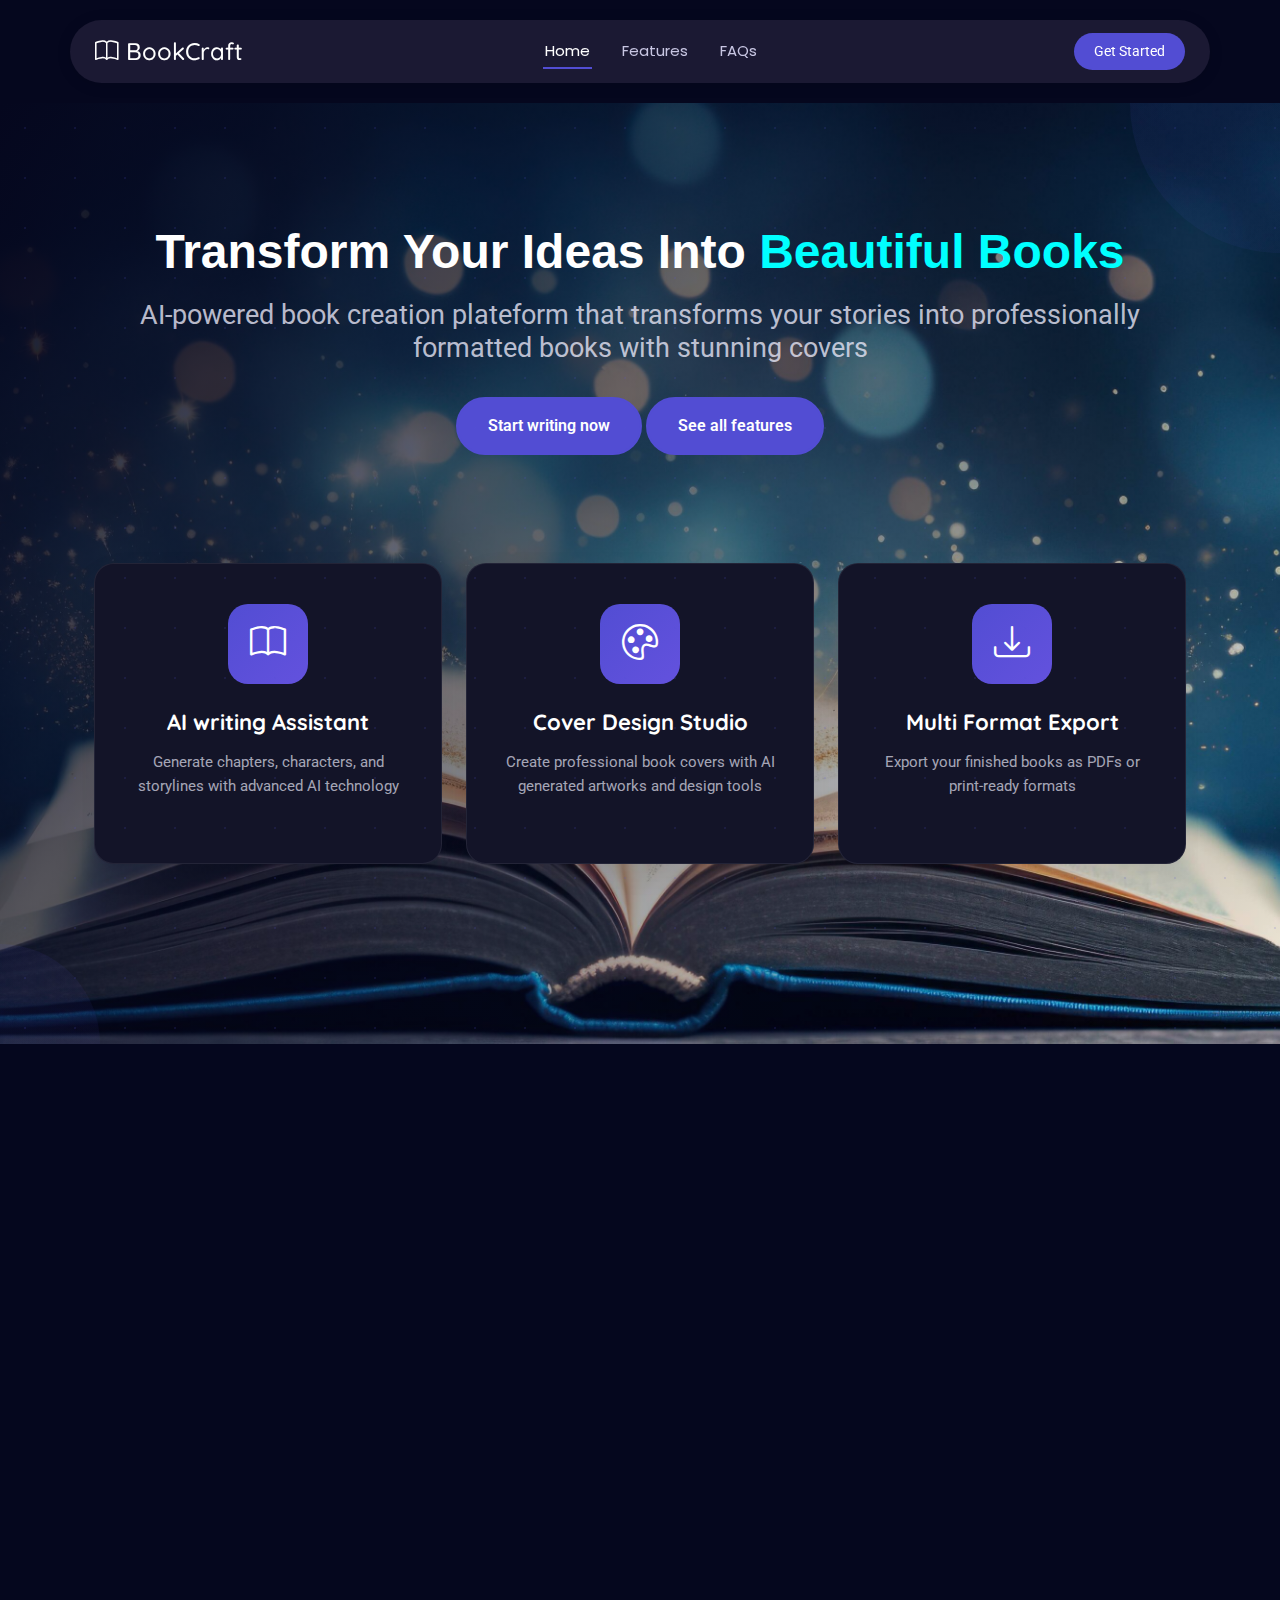
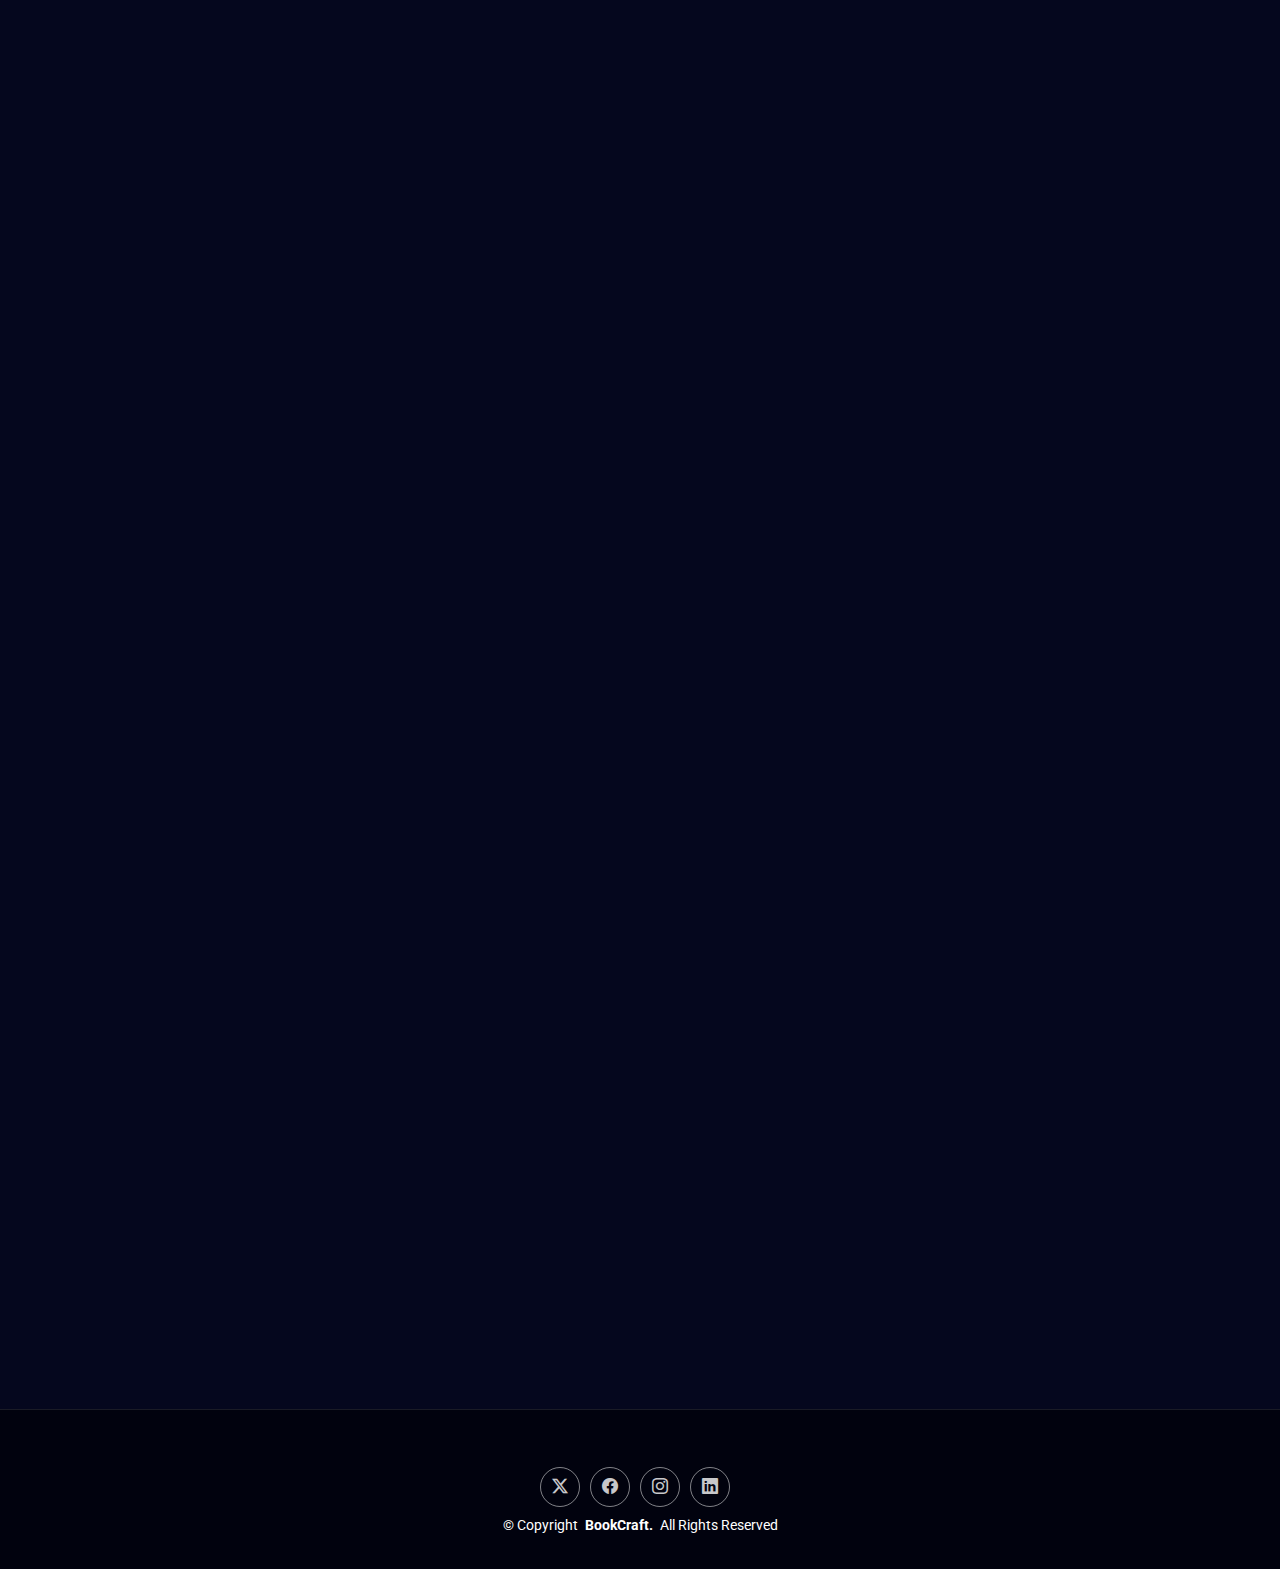
<file: index.html>
<!DOCTYPE html>
<html lang="en">

<head>
  <meta charset="utf-8">
  <meta content="width=device-width, initial-scale=1.0" name="viewport">
  <title>Index - BookCraft</title>
  <meta name="description" content="">
  <meta name="keywords" content="">

  <!-- Favicons -->
  <!-- <link href="assets/img/favicon.png" rel="icon">
  <link href="assets/img/apple-touch-icon.png" rel="apple-touch-icon"> -->

  <!-- Fonts -->
  <link href="https://fonts.googleapis.com" rel="preconnect">
  <link href="https://fonts.gstatic.com" rel="preconnect" crossorigin>
  <link href="https://fonts.googleapis.com/css2?family=Roboto:ital,wght@0,100;0,300;0,400;0,500;0,700;0,900;1,100;1,300;1,400;1,500;1,700;1,900&family=Poppins:ital,wght@0,100;0,200;0,300;0,400;0,500;0,600;0,700;0,800;0,900;1,100;1,200;1,300;1,400;1,500;1,600;1,700;1,800;1,900&family=Quicksand:wght@300;400;500;600;700&display=swap" rel="stylesheet">

  <!-- Vendor CSS Files -->
  <link href="assets/vendor/bootstrap/css/bootstrap.min.css" rel="stylesheet">
  <link href="assets/vendor/bootstrap-icons/bootstrap-icons.css" rel="stylesheet">
  <link href="assets/vendor/aos/aos.css" rel="stylesheet">
  <link href="assets/vendor/swiper/swiper-bundle.min.css" rel="stylesheet">
  <link href="assets/vendor/glightbox/css/glightbox.min.css" rel="stylesheet">

  <!-- Main CSS File -->
  <link href="assets/css/main.css" rel="stylesheet">

</head>

<body class="index-page">

  <header id="header" class="header d-flex align-items-center sticky-top">
    <div class="header-container container-fluid container-xl position-relative d-flex align-items-center justify-content-between">

      <a href="index.html" class="logo d-flex align-items-center me-auto me-xl-0">
        <!-- Uncomment the line below if you also wish to use an image logo -->
        <!-- <img src="assets/img/logo.webp" alt=""> -->
        <h1 class="sitename"><i class="bi bi-book"></i> BookCraft</h1>
      </a>

      <nav id="navmenu" class="navmenu">
        <ul>
          <li><a href="#hero" class="active">Home</a></li>
          <li><a href="#features">Features</a></li>
          <li><a href="#FAQs">FAQs</a></li>
        </ul>
        <i class="mobile-nav-toggle d-xl-none bi bi-list"></i>
      </nav>
      <a class="btn-getstarted" href="Signup.html">Get Started</a>
    </div>
  </header>

  <main class="main">

    <!-- Hero Section -->
    <section id="hero" class="hero section">

      <div class="container">
        <div class="row align-items-center">
          <div class="col-lg-12 text-center" data-aos="fade-right" data-aos-delay="100">
            <div class="hero-content">
              <h1>Transform Your Ideas Into <b style="color: aqua;">Beautiful Books</b></h1>
              <p>AI-powered book creation plateform that transforms your 
                stories into professionally formatted books with stunning covers</p>
              <div class="hero-buttons d-block mx-auto">
                <a href="Signup.html" class="btn btn-primary">Start writing now</a>
                <a href="#features" class="btn btn-primary">See all features </a>
              </div>
            </div>
          </div>
         
        </div>
        <!-- Services Section -->
    <section class="services section">
      <div class="container" data-aos="fade-up" data-aos-delay="100">
        <div class="row gy-4">

          <div class="col-lg-4 col-md-6" data-aos="fade-up" data-aos-delay="500">
            <div class="service-card">
              <div class="service-icon">
                <i class="bi bi-book"></i>
              </div>
              <h4>AI writing Assistant</h4>
              <p> Generate chapters, characters, and storylines with advanced AI technology</p>
            </div>
          </div>
          <div class="col-lg-4 col-md-6" data-aos="fade-up" data-aos-delay="500">
            <div class="service-card">
              <div class="service-icon">
                <i class="bi bi-palette"></i>
              </div>
              <h4>Cover Design Studio</h4>
              <p>Create professional book covers with AI generated artworks and design tools </p>
            </div>
          </div>
          <div class="col-lg-4 col-md-6" data-aos="fade-up" data-aos-delay="500">
            <div class="service-card">
              <div class="service-icon">
                <i class="bi bi-download"></i>
              </div>
              <h4>Multi Format Export</h4>
              <p>Export your finished books as PDFs or print-ready formats</p>
            </div>
          </div>


        </div>

      </div>

    </section><!-- /Services Section -->
      </div>

      
      <div class="hero-bg-elements">
        <div class="bg-shape shape-1"></div>
        <div class="bg-shape shape-2"></div>
        <div class="bg-particles"></div>
      </div>

    </section><!-- /Hero Section -->


    <!-- Services Section -->
    <section id="features" class="services section">

      <!-- Section Title -->
      <div class="container section-title" data-aos="fade-up">
        <h2>Powerful Features</h2>
        <p>Everything you need to write, design, and publish professional books with the power of AI</p>
      </div><!-- End Section Title -->

      <div class="container" data-aos="fade-up" data-aos-delay="100">

        <div class="row gy-4">
          <div class="col-lg-4 col-md-6" data-aos="fade-up" data-aos-delay="200">
            <div class="service-card">
              <div class="service-icon">
                <i class="bi bi-palette"></i>
              </div>
              <h4><a href="service-details.html">AI story generation </a></h4>
              <p>Advanced AI creates compelling narratives, develops complex characters and
                 maintains consistent story lines throughout your book.
                </p>
            </div>
          </div>

          <div class="col-lg-4 col-md-6" data-aos="fade-up" data-aos-delay="300">
            <div class="service-card">
              <div class="service-icon">
                <i class="bi bi-layout-text-window-reverse"></i>
              </div>
              <h4>Professional Templates</h4>
              <p> Choose from dozens of professionally designed book templates for different genres and writing styles.</p>
            </div>
          </div>

          <div class="col-lg-4 col-md-6" data-aos="fade-up" data-aos-delay="400">
            <div class="service-card">
              <div class="service-icon">
                <i class="bi bi-pencil-square"></i>
              </div>
              <h4>Smart Editing Tools</h4>
              <p> Grammar checking, style suggestions and pilot consistency analysis powered by advanced language models.</p>
              
            </div>
          </div>

          <div class="col-lg-4 col-md-6" data-aos="fade-up" data-aos-delay="500">
            <div class="service-card">
              <div class="service-icon">
                <i class="bi bi-phone"></i>
              </div>
              <h4>Custom Cover Design</h4>
              <p>Create stunning book covers AI generated artworks. custom fonts and professional design elements.</p>
              
            </div>
          </div>

          <div class="col-lg-4 col-md-6" data-aos="fade-up" data-aos-delay="200">
            <div class="service-card">
              <div class="service-icon">
                <i class="bi bi-book"></i>
              </div>
              <h4>Genre Intelligence </h4>
              <p>AI understands genre conventions and helps you write authenic stories that resonates with your target audience. </p>
              
            </div>
          </div>

          <div class="col-lg-4 col-md-6" data-aos="fade-up" data-aos-delay="300">
            <div class="service-card">
              <div class="service-icon">
                <i class="bi bi-download"></i>
              </div>
              <h4>Multi-Format Download</h4>
              <p>Export your finished books as PDF, or print-ready, formats with one click.</p>
              
            </div>
          </div>
        </div>
      </div>

    </section><!-- /Services Section -->

    <!-- Why Us Section -->
    <section id="FAQs" class="why-us section">
      <div class="container" data-aos="fade-up" data-aos-delay="100">
        <div class="row mt-5">
          <div class="col-lg-6" data-aos="fade-right" data-aos-delay="200">
            <div class="feature-showcase">
              <img src="assets/img/illustration/illustration-14.webp" alt="Creative Process" class="img-fluid">
            </div>
          </div>

          <div class="col-lg-6" data-aos="fade-left" data-aos-delay="300">
            <div class="feature-content">
             
              <div class="feature-list">
                <div class="feature-item">
                  <div class="feature-icon">
                    <i class="bi bi-check-circle-fill"></i>
                  </div>
                  <div class="feature-text">
                    <h5>Easy to Use</h5>
                    <p> Create an account so you can start writing books today</p>
                  </div>
                </div>

                <div class="feature-item">
                  <div class="feature-icon">
                    <i class="bi bi-check-circle-fill"></i>
                  </div>
                  <div class="feature-text">
                    <h5>Fast and Reliable</h5>
                    <p> No dull moments as our AI understands and gives you your desired book with an outstanding cover.</p>
                  </div>
                </div>
              </div>

              <div class="cta-wrapper">
                <a href="Signup.html" class="btn btn-primary">Start Writing </a>
              </div>
            </div>
          </div>
        </div>

      </div>

    </section><!-- /Why Us Section -->

        <!-- Ready Section -->
    <section class="services section">
      <div class="container" data-aos="fade-up" data-aos-delay="100">
        <div class="row mt-5">
          <div class="col-12 text-center" data-aos="fade-up" data-aos-delay="400">
            <div class="services-cta">
              <h3>Ready to Start Writing?</h3>
              <p>Join thousands of authors who have transformed their ideas into published books with our AI assistance. </p>
              <a href="Signup.html" class="btn btn-primary">Create Your First Book </a>
            </div>
          </div>
        </div>

      </div>

    </section><!-- /Ready Section -->
  </main>

   <footer id="footer" class="footer position-relative dark-background">

    <div class="container copyright text-center mt-4">

          <div class="social-links d-flex mt-2 mb-2 justify-content-center">
            <a href=""><i class="bi bi-twitter-x"></i></a>
            <a href=""><i class="bi bi-facebook"></i></a>
            <a href=""><i class="bi bi-instagram"></i></a>
            <a href=""><i class="bi bi-linkedin"></i></a>
          </div>
          
      <p>© <span>Copyright</span> <strong class="px-1 sitename">BookCraft.</strong> <span>All Rights Reserved</span></p>
      <div class="credits">
        <!-- Powered by <a href="https://tinaugwuportfolio.netlify.app/">Teena</a> -->
      </div>
    </div>

  </footer>

  <!-- Scroll Top -->
  <a href="#" id="scroll-top" class="scroll-top d-flex align-items-center justify-content-center"><i class="bi bi-arrow-up-short"></i></a>

  <!-- Preloader -->
  <div id="preloader"></div>

  <!-- Vendor JS Files -->
  <script src="assets/vendor/bootstrap/js/bootstrap.bundle.min.js"></script>
  <script src="assets/vendor/php-email-form/validate.js"></script>
  <script src="assets/vendor/aos/aos.js"></script>
  <script src="assets/vendor/purecounter/purecounter_vanilla.js"></script>
  <script src="assets/vendor/imagesloaded/imagesloaded.pkgd.min.js"></script>
  <script src="assets/vendor/isotope-layout/isotope.pkgd.min.js"></script>
  <script src="assets/vendor/swiper/swiper-bundle.min.js"></script>
  <script src="assets/vendor/glightbox/js/glightbox.min.js"></script>

  <!-- Main JS File -->
  <script src="assets/js/main.js"></script>

</body>

</html>
</file>
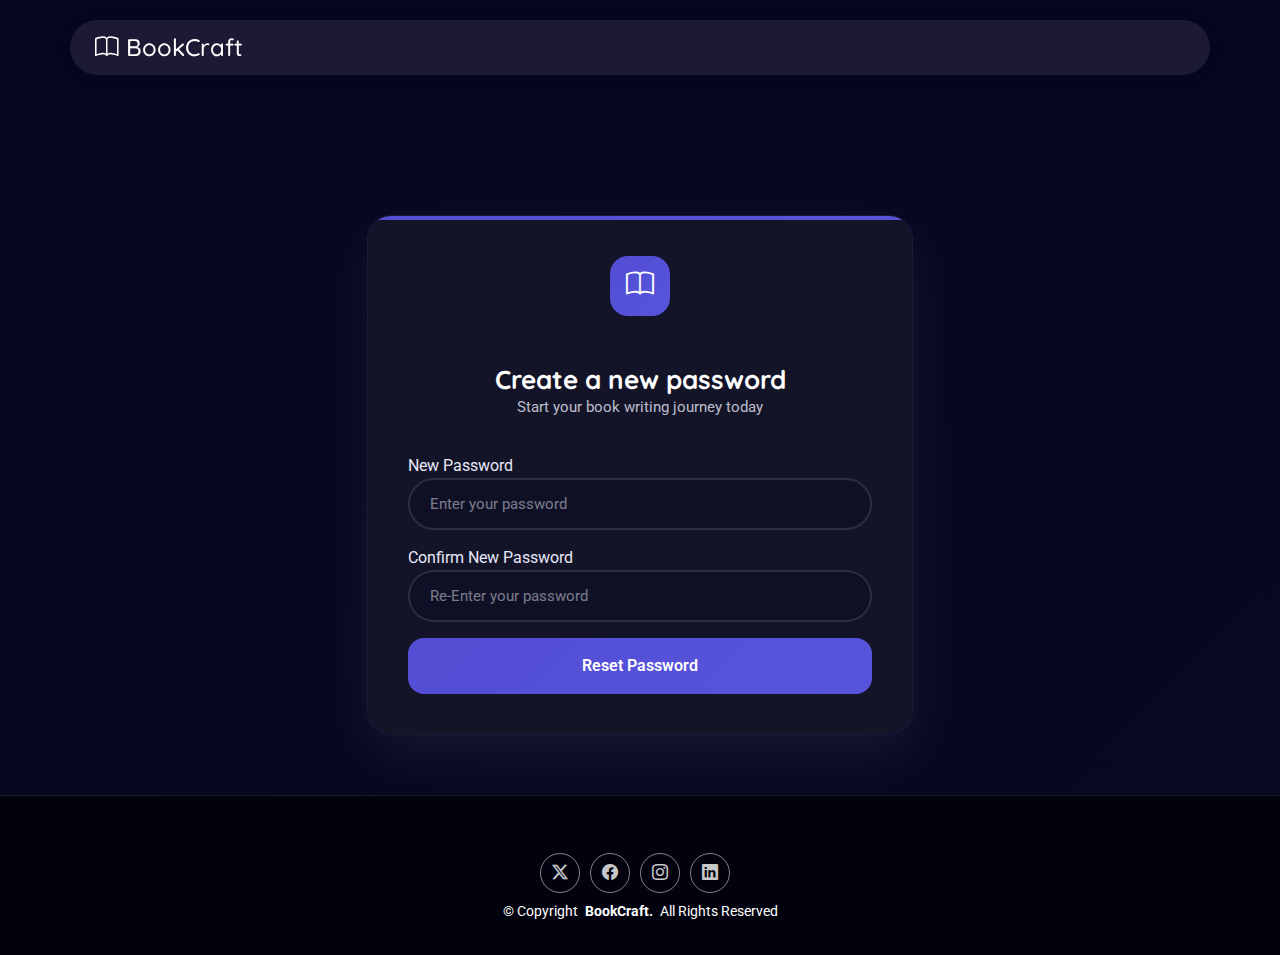
<file: createNewPassword.html>
<!DOCTYPE html>
<html lang="en">

<head>
  <meta charset="utf-8">
  <meta content="width=device-width, initial-scale=1.0" name="viewport">
  <title>ResetPassword - BookCraft</title>
  <meta name="description" content="">
  <meta name="keywords" content="">

  <!-- Favicons -->
  <!-- <link href="assets/img/favicon.png" rel="icon">
  <link href="assets/img/apple-touch-icon.png" rel="apple-touch-icon"> -->

  <!-- Fonts -->
  <link href="https://fonts.googleapis.com" rel="preconnect">
  <link href="https://fonts.gstatic.com" rel="preconnect" crossorigin>
  <link href="https://fonts.googleapis.com/css2?family=Roboto:ital,wght@0,100;0,300;0,400;0,500;0,700;0,900;1,100;1,300;1,400;1,500;1,700;1,900&family=Poppins:ital,wght@0,100;0,200;0,300;0,400;0,500;0,600;0,700;0,800;0,900;1,100;1,200;1,300;1,400;1,500;1,600;1,700;1,800;1,900&family=Quicksand:wght@300;400;500;600;700&display=swap" rel="stylesheet">

  <!-- Vendor CSS Files -->
  <link href="assets/vendor/bootstrap/css/bootstrap.min.css" rel="stylesheet">
  <link href="assets/vendor/bootstrap-icons/bootstrap-icons.css" rel="stylesheet">
  <link href="assets/vendor/aos/aos.css" rel="stylesheet">
  <link href="assets/vendor/swiper/swiper-bundle.min.css" rel="stylesheet">
  <link href="assets/vendor/glightbox/css/glightbox.min.css" rel="stylesheet">

  <!-- Main CSS File -->
  <link href="assets/css/main.css" rel="stylesheet">
</head>

<body class="index-page">

  <header id="header" class="header d-flex align-items-center sticky-top">
    <div class="header-container container-fluid container-xl position-relative d-flex align-items-center justify-content-between">

      <a href="index.html" class="logo d-flex align-items-center me-auto me-xl-0 my-2">
       
        <!-- <img src="assets/img/logo.webp" alt="">  -->
        <h1 class="sitename"> <i class="bi bi-book"></i> BookCraft</h1>
      </a>

    </div>
  </header>

  <main class="main">
    <!-- Contact Section -->
    <section id="contact" class="contact section">
      <!-- Section Title -->
      <div class="container section-title" data-aos="fade-up">
        <!-- <h3>Sign In  </h3>
         <p>Bring your ideas to reality. Don't  have an account? <a href="Signup.html"><b>Sign Up</b></a></p> -->
    </div><!-- End Section Title -->

      <div class="container" data-aos="fade-up" data-aos-delay="100">
        <div class="row align-items-center justify-content-center">
          <div class="col-lg-6" data-aos="fade-right" data-aos-delay="200">
            <div class="contact-form-card">
              <div class="form-header">
                <div class="header-icon">
                  <!-- <img src="assets/img/logo.webp" alt="" class="logo1"> -->
                  <i class="bi bi-book"></i>
                </div>
                    <h3 class="mb-0 mt-5">Create a new password </h3>
                    <p class="mt-0">Start your book writing journey today </p>
              </div>

              <form action="" method="" class="php-email-form">
                <div class="mb-3">
                  <p class="mt-0 mb-0"> New Password </p>
                  <input type="text" class="form-control" name="newpwd" placeholder="Enter your password" required>
                </div>
                <div class="mb-3">
                  <p class="mt-0 mb-0"> Confirm New Password </p>
                  <input type="text" class="form-control" name="confirmnewpwd" placeholder="Re-Enter your password" required>
                </div>
                <button type="button" class="submit-btn">
                  <span>Reset Password</span>
                </button>
              </form>
            </div>
          </div>

        </div>
      </div>
      
    </section><!-- /Contact Section -->
  </main>

  <footer id="footer" class="footer position-relative dark-background">

    <div class="container copyright text-center mt-4">

          <div class="social-links d-flex mt-2 mb-2 justify-content-center">
            <a href=""><i class="bi bi-twitter-x"></i></a>
            <a href=""><i class="bi bi-facebook"></i></a>
            <a href=""><i class="bi bi-instagram"></i></a>
            <a href=""><i class="bi bi-linkedin"></i></a>
          </div>
          
      <p>© <span>Copyright</span> <strong class="px-1 sitename">BookCraft.</strong> <span>All Rights Reserved</span></p>
      <div class="credits">
        <!-- Powered by <a href="https://tinaugwuportfolio.netlify.app/">Teena</a> -->
      </div>
    </div>

  </footer>

  <!-- Scroll Top -->
  <a href="#" id="scroll-top" class="scroll-top d-flex align-items-center justify-content-center"><i class="bi bi-arrow-up-short"></i></a>

  <!-- Preloader -->
  <div id="preloader"></div>

  <!-- Vendor JS Files -->
  <script src="assets/vendor/bootstrap/js/bootstrap.bundle.min.js"></script>
  <script src="assets/vendor/php-email-form/validate.js"></script>
  <script src="assets/vendor/aos/aos.js"></script>
  <script src="assets/vendor/purecounter/purecounter_vanilla.js"></script>
  <script src="assets/vendor/imagesloaded/imagesloaded.pkgd.min.js"></script>
  <script src="assets/vendor/isotope-layout/isotope.pkgd.min.js"></script>
  <script src="assets/vendor/swiper/swiper-bundle.min.js"></script>
  <script src="assets/vendor/glightbox/js/glightbox.min.js"></script>

  <!-- Main JS File -->
  <script src="assets/js/main.js"></script>

</body>

</html>
</file>
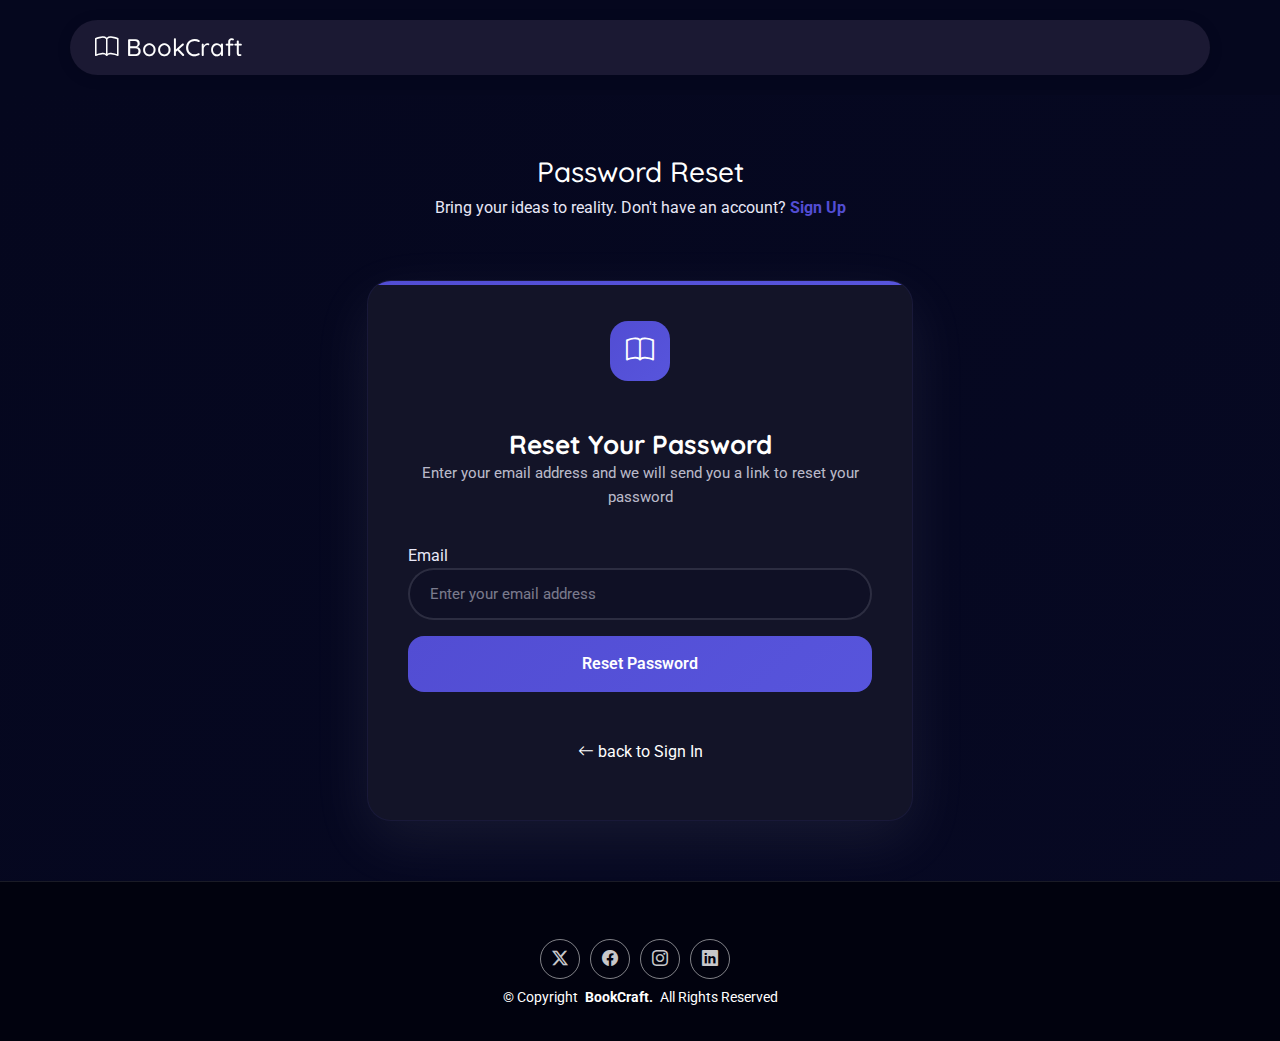
<file: forgot.html>
<!DOCTYPE html>
<html lang="en">

<head>
  <meta charset="utf-8">
  <meta content="width=device-width, initial-scale=1.0" name="viewport">
  <title>Forgot-Password - BookCraft</title>
  <meta name="description" content="">
  <meta name="keywords" content="">

  <!-- Favicons -->
  <!-- <link href="assets/img/favicon.png" rel="icon">
  <link href="assets/img/apple-touch-icon.png" rel="apple-touch-icon"> -->

  <!-- Fonts -->
  <link href="https://fonts.googleapis.com" rel="preconnect">
  <link href="https://fonts.gstatic.com" rel="preconnect" crossorigin>
  <link href="https://fonts.googleapis.com/css2?family=Roboto:ital,wght@0,100;0,300;0,400;0,500;0,700;0,900;1,100;1,300;1,400;1,500;1,700;1,900&family=Poppins:ital,wght@0,100;0,200;0,300;0,400;0,500;0,600;0,700;0,800;0,900;1,100;1,200;1,300;1,400;1,500;1,600;1,700;1,800;1,900&family=Quicksand:wght@300;400;500;600;700&display=swap" rel="stylesheet">

  <!-- Vendor CSS Files -->
  <link href="assets/vendor/bootstrap/css/bootstrap.min.css" rel="stylesheet">
  <link href="assets/vendor/bootstrap-icons/bootstrap-icons.css" rel="stylesheet">
  <link href="assets/vendor/aos/aos.css" rel="stylesheet">
  <link href="assets/vendor/swiper/swiper-bundle.min.css" rel="stylesheet">
  <link href="assets/vendor/glightbox/css/glightbox.min.css" rel="stylesheet">

  <!-- Main CSS File -->
  <link href="assets/css/main.css" rel="stylesheet">
</head>

<body class="index-page">

  <header id="header" class="header d-flex align-items-center sticky-top">
    <div class="header-container container-fluid container-xl position-relative d-flex align-items-center justify-content-between">

      <a href="index.html" class="logo d-flex align-items-center me-auto me-xl-0 my-2">
        <!-- <img src="assets/img/logo.webp" alt="">  -->
        <h1 class="sitename"> <i class="bi bi-book"></i> BookCraft</h1>
      </a>

    </div>
  </header>

  <main class="main">
    <!-- Contact Section -->
    <section id="contact" class="contact section">
      <!-- Section Title -->
      <div class="container section-title" data-aos="fade-up">
        <h3>Password Reset  </h3>
         <p>Bring your ideas to reality. Don't  have an account? <a href="Signup.html"><b>Sign Up</b></a></p>
    </div><!-- End Section Title -->

      <div class="container" data-aos="fade-up" data-aos-delay="100">
        <div class="row align-items-center justify-content-center">
          <div class="col-lg-6" data-aos="fade-right" data-aos-delay="200">
            <div class="contact-form-card">
              <div class="form-header">
                <div class="header-icon">
                  <!-- <img src="assets/img/logo.webp" alt="" class="logo1"> -->
                  <i class="bi bi-book"></i>
                </div>
                    <h3 class="mb-0 mt-5">Reset Your Password </h3>
                    <p class="mt-0">Enter your email address and we will send you a link to reset your password </p>
              </div>

              <form action="" method="" class="php-email-form">
                <div class="row">
                  <div class="col-md-12 mb-3">
                    <p class="mt-0 mb-0">Email </p>
                    <input type="email" class="form-control" name="email" placeholder="Enter your email address" required>
                  </div>
                </div>
                <button type="button" class="submit-btn">
                  <span>Reset Password</span>
                </button>
              </form>
                <p class="mt-5 text-center"><a href="login.html" class="text-white"><i class="bi bi-arrow-left"></i> back to Sign In </a></p>

            </div>
          </div>

        </div>
      </div>
      
    </section><!-- /Contact Section -->
  </main>

  <footer id="footer" class="footer position-relative dark-background">

    <div class="container copyright text-center mt-4">

          <div class="social-links d-flex mt-2 mb-2 justify-content-center">
            <a href=""><i class="bi bi-twitter-x"></i></a>
            <a href=""><i class="bi bi-facebook"></i></a>
            <a href=""><i class="bi bi-instagram"></i></a>
            <a href=""><i class="bi bi-linkedin"></i></a>
          </div>
          
      <p>© <span>Copyright</span> <strong class="px-1 sitename">BookCraft.</strong> <span>All Rights Reserved</span></p>
      <div class="credits">
        <!-- Powered by <a href="https://tinaugwuportfolio.netlify.app/">Teena</a> -->
      </div>
    </div>

  </footer>

  <!-- Scroll Top -->
  <a href="#" id="scroll-top" class="scroll-top d-flex align-items-center justify-content-center"><i class="bi bi-arrow-up-short"></i></a>

  <!-- Preloader -->
  <div id="preloader"></div>

  <!-- Vendor JS Files -->
  <script src="assets/vendor/bootstrap/js/bootstrap.bundle.min.js"></script>
  <script src="assets/vendor/php-email-form/validate.js"></script>
  <script src="assets/vendor/aos/aos.js"></script>
  <script src="assets/vendor/purecounter/purecounter_vanilla.js"></script>
  <script src="assets/vendor/imagesloaded/imagesloaded.pkgd.min.js"></script>
  <script src="assets/vendor/isotope-layout/isotope.pkgd.min.js"></script>
  <script src="assets/vendor/swiper/swiper-bundle.min.js"></script>
  <script src="assets/vendor/glightbox/js/glightbox.min.js"></script>

  <!-- Main JS File -->
  <script src="assets/js/main.js"></script>

</body>

</html>
</file>
<file: assets/css/main.css>
/**
* Template Name: Clarity
* Template URL: https://bootstrapmade.com/clarity-bootstrap-agency-template/
* Updated: Sep 13 2025 with Bootstrap v5.3.8
* Author: BootstrapMade.com
* License: https://bootstrapmade.com/license/
*/

@charset "UTF-8";

/*--------------------------------------------------------------
# Font & Color Variables
# Help: https://bootstrapmade.com/color-system/
--------------------------------------------------------------*/
/* Fonts */
:root {
  --default-font: "Roboto",  system-ui, -apple-system, "Segoe UI", Roboto, "Helvetica Neue", Arial, "Noto Sans", "Liberation Sans", sans-serif, "Apple Color Emoji", "Segoe UI Emoji", "Segoe UI Symbol", "Noto Color Emoji";
  --heading-font: "Quicksand",  sans-serif;
  --nav-font: "Poppins",  sans-serif;
}

/* Global Colors - The following color variables are used throughout the website. Updating them here will change the color scheme of the entire website */
:root { 
  --background-color: #05071e; /* Background color for the entire website, including individual sections */
  --default-color: #e8e7f7; /* Default color used for the majority of the text content across the entire website */
  --heading-color: #ffffff; /* Color for headings, subheadings and title throughout the website */
  --accent-color: #524dd3; /* Accent color that represents your brand on the website. It's used for buttons, links, and other elements that need to stand out */
  --surface-color: #131428; /* The surface color is used as a background of boxed elements within sections, such as cards, icon boxes, or other elements that require a visual separation from the global background. */
  --contrast-color: #ffffff; /* Contrast color for text, ensuring readability against backgrounds of accent, heading, or default colors. */
}

/* Nav Menu Colors - The following color variables are used specifically for the navigation menu. They are separate from the global colors to allow for more customization options */
:root {
  --nav-color: #c8c6e3;  /* The default color of the main navmenu links */
  --nav-hover-color: #ffffff; /* Applied to main navmenu links when they are hovered over or active */
  --nav-mobile-background-color: #03051f; /* Used as the background color for mobile navigation menu */
  --nav-dropdown-background-color: #1f2240; /* Used as the background color for dropdown items that appear when hovering over primary navigation items */
  --nav-dropdown-color: #c8c6e3; /* Used for navigation links of the dropdown items in the navigation menu. */
  --nav-dropdown-hover-color: #ffffff; /* Similar to --nav-hover-color, this color is applied to dropdown navigation links when they are hovered over. */
}

/* Color Presets - These classes override global colors when applied to any section or element, providing reuse of the sam color scheme. */

.light-background {
  --background-color: #0c114a;
  --surface-color: #131b76;
}

.dark-background {
  --background-color: #01020e;
  --default-color: #ffffff;
  --heading-color: #ffffff;
  --surface-color: #252525;
  --contrast-color: #ffffff;
}

/* Smooth scroll */
:root {
  scroll-behavior: smooth;
}

/*--------------------------------------------------------------
# General Styling & Shared Classes
--------------------------------------------------------------*/
body {
  color: var(--default-color);
  background-color: var(--background-color);
  font-family: var(--default-font);
}

a {
  color: var(--accent-color);
  text-decoration: none;
  transition: 0.3s;
}

a:hover {
  color: color-mix(in srgb, var(--accent-color), transparent 25%);
  text-decoration: none;
}

h1,
h2,
h3,
h4,
h5,
h6 {
  color: var(--heading-color);
  font-family: var(--heading-font);
}

/* PHP Email Form Messages
------------------------------*/
.php-email-form .error-message {
  display: none;
  background: #df1529;
  color: #ffffff;
  text-align: left;
  padding: 15px;
  margin-bottom: 24px;
  font-weight: 600;
}

.php-email-form .sent-message {
  display: none;
  color: #ffffff;
  background: #059652;
  text-align: center;
  padding: 15px;
  margin-bottom: 24px;
  font-weight: 600;
}

.php-email-form .loading {
  display: none;
  background: var(--surface-color);
  text-align: center;
  padding: 15px;
  margin-bottom: 24px;
}

.php-email-form .loading:before {
  content: "";
  display: inline-block;
  border-radius: 50%;
  width: 24px;
  height: 24px;
  margin: 0 10px -6px 0;
  border: 3px solid var(--accent-color);
  border-top-color: var(--surface-color);
  animation: php-email-form-loading 1s linear infinite;
}

@keyframes php-email-form-loading {
  0% {
    transform: rotate(0deg);
  }

  100% {
    transform: rotate(360deg);
  }
}

/*--------------------------------------------------------------
# Global Header
--------------------------------------------------------------*/
.header {
  --background-color: rgba(255, 255, 255, 0);
  --surface-color: #1b1933;
  color: var(--default-color);
  background-color: var(--background-color);
  padding: 20px 0;
  transition: all 0.5s;
  z-index: 997;
}

.header .header-container {
  background: var(--surface-color);
  border-radius: 50px;
  padding: 5px 25px;
  box-shadow: 0px 2px 15px rgba(0, 0, 0, 0.1);
}

.header .logo {
  line-height: 1;
}

.header .logo img {
  max-height: 36px;
  margin-right: 8px;
}

.logo1 {
  max-height: 36px;
  margin-right: 8px;
}
.header .logo h1 {
  font-size: 24px;
  margin: 0;
  font-weight: 500;
  color: var(--heading-color);
}

.logo h1 {
  font-size: 24px;
  margin: 0;
  font-weight: 500;
  color: var(--heading-color);
}

.header .btn-getstarted,
.header .btn-getstarted:focus {
  color: var(--contrast-color);
  background: var(--accent-color);
  font-size: 14px;
  padding: 8px 20px;
  margin: 0 0 0 30px;
  border-radius: 50px;
  transition: 0.3s;
}

.header .btn-getstarted:hover,
.header .btn-getstarted:focus:hover {
  color: var(--contrast-color);
  background: color-mix(in srgb, var(--accent-color), transparent 15%);
}

@media (max-width: 1200px) {
  .header {
    padding-top: 10px;
  }

  .header .header-container {
    margin-left: 10px;
    margin-right: 10px;
    padding: 10px 5px 10px 15px;
  }

  .header .logo {
    order: 1;
  }

  .header .btn-getstarted {
    order: 2;
    margin: 0 10px 0 0;
    padding: 6px 15px;
  }

  .header .navmenu {
    order: 3;
  }
}

/*--------------------------------------------------------------
# Navigation Menu
--------------------------------------------------------------*/
/* Desktop Navigation */
@media (min-width: 1200px) {
  .navmenu {
    padding: 0;
  }

  .navmenu ul {
    margin: 0;
    padding: 0;
    display: flex;
    list-style: none;
    align-items: center;
  }

  .navmenu li {
    position: relative;
  }

  .navmenu>ul>li {
    white-space: nowrap;
    padding: 15px 14px;
  }

  .navmenu>ul>li:last-child {
    padding-right: 0;
  }

  .navmenu a,
  .navmenu a:focus {
    color: var(--nav-color);
    font-size: 15px;
    padding: 0 2px;
    font-family: var(--nav-font);
    font-weight: 400;
    display: flex;
    align-items: center;
    justify-content: space-between;
    white-space: nowrap;
    transition: 0.3s;
    position: relative;
  }

  .navmenu a i,
  .navmenu a:focus i {
    font-size: 12px;
    line-height: 0;
    margin-left: 5px;
    transition: 0.3s;
  }

  .navmenu>ul>li>a:before {
    content: "";
    position: absolute;
    width: 100%;
    height: 2px;
    bottom: -6px;
    left: 0;
    background-color: var(--accent-color);
    visibility: hidden;
    width: 0px;
    transition: all 0.3s ease-in-out 0s;
  }

  .navmenu a:hover:before,
  .navmenu li:hover>a:before,
  .navmenu .active:before {
    visibility: visible;
    width: 100%;
  }

  .navmenu li:hover>a,
  .navmenu .active,
  .navmenu .active:focus {
    color: var(--nav-hover-color);
  }

  .navmenu .dropdown ul {
    margin: 0;
    padding: 10px 0;
    background: var(--nav-dropdown-background-color);
    display: block;
    position: absolute;
    visibility: hidden;
    left: 14px;
    top: 130%;
    opacity: 0;
    transition: 0.3s;
    border-radius: 4px;
    z-index: 99;
    box-shadow: 0px 0px 30px rgba(0, 0, 0, 0.1);
  }

  .navmenu .dropdown ul li {
    min-width: 200px;
  }

  .navmenu .dropdown ul a {
    padding: 10px 20px;
    font-size: 15px;
    text-transform: none;
    color: var(--nav-dropdown-color);
  }

  .navmenu .dropdown ul a i {
    font-size: 12px;
  }

  .navmenu .dropdown ul a:hover,
  .navmenu .dropdown ul .active:hover,
  .navmenu .dropdown ul li:hover>a {
    color: var(--nav-dropdown-hover-color);
  }

  .navmenu .dropdown:hover>ul {
    opacity: 1;
    top: 100%;
    visibility: visible;
  }

  .navmenu .dropdown .dropdown ul {
    top: 0;
    left: -90%;
    visibility: hidden;
  }

  .navmenu .dropdown .dropdown:hover>ul {
    opacity: 1;
    top: 0;
    left: -100%;
    visibility: visible;
  }
}

/* Mobile Navigation */
@media (max-width: 1199px) {
  .mobile-nav-toggle {
    color: var(--nav-color);
    font-size: 28px;
    line-height: 0;
    margin-right: 10px;
    cursor: pointer;
    transition: color 0.3s;
  }

  .navmenu {
    padding: 0;
    z-index: 9997;
  }

  .navmenu ul {
    display: none;
    list-style: none;
    position: absolute;
    inset: 60px 20px 20px 20px;
    padding: 10px 0;
    margin: 0;
    border-radius: 6px;
    background-color: var(--nav-mobile-background-color);
    border: 1px solid color-mix(in srgb, var(--default-color), transparent 90%);
    box-shadow: none;
    overflow-y: auto;
    transition: 0.3s;
    z-index: 9998;
  }

  .navmenu a,
  .navmenu a:focus {
    color: var(--nav-dropdown-color);
    padding: 10px 20px;
    font-family: var(--nav-font);
    font-size: 17px;
    font-weight: 500;
    display: flex;
    align-items: center;
    justify-content: space-between;
    white-space: nowrap;
    transition: 0.3s;
  }

  .navmenu a i,
  .navmenu a:focus i {
    font-size: 12px;
    line-height: 0;
    margin-left: 5px;
    width: 30px;
    height: 30px;
    display: flex;
    align-items: center;
    justify-content: center;
    border-radius: 50%;
    transition: 0.3s;
    background-color: color-mix(in srgb, var(--accent-color), transparent 90%);
  }

  .navmenu a i:hover,
  .navmenu a:focus i:hover {
    background-color: var(--accent-color);
    color: var(--contrast-color);
  }

  .navmenu a:hover,
  .navmenu .active,
  .navmenu .active:focus {
    color: var(--nav-dropdown-hover-color);
  }

  .navmenu .active i,
  .navmenu .active:focus i {
    background-color: var(--accent-color);
    color: var(--contrast-color);
    transform: rotate(180deg);
  }

  .navmenu .dropdown ul {
    position: static;
    display: none;
    z-index: 99;
    padding: 10px 0;
    margin: 10px 20px;
    background-color: var(--nav-dropdown-background-color);
    transition: all 0.5s ease-in-out;
  }

  .navmenu .dropdown ul ul {
    background-color: rgba(33, 37, 41, 0.1);
  }

  .navmenu .dropdown>.dropdown-active {
    display: block;
    background-color: rgba(33, 37, 41, 0.03);
  }

  .mobile-nav-active {
    overflow: hidden;
  }

  .mobile-nav-active .mobile-nav-toggle {
    color: #fff;
    position: absolute;
    font-size: 32px;
    top: 15px;
    right: 15px;
    margin-right: 0;
    z-index: 9999;
  }

  .mobile-nav-active .navmenu {
    position: fixed;
    overflow: hidden;
    inset: 0;
    background: rgba(33, 37, 41, 0.8);
    transition: 0.3s;
  }

  .mobile-nav-active .navmenu>ul {
    display: block;
  }
}

/*--------------------------------------------------------------
# Global Footer
--------------------------------------------------------------*/
.footer {
  color: var(--default-color);
  background-color: var(--background-color);
  font-size: 14px;
  position: relative;
  border-top: 1px solid color-mix(in srgb, var(--default-color), transparent 90%);
}

.footer .footer-top {
  padding-top: 50px;
}

.footer .footer-about .logo {
  line-height: 1;
  margin-bottom: 25px;
}

.footer .footer-about .logo img {
  max-height: 40px;
  margin-right: 6px;
}

.footer .footer-about .logo span {
  color: var(--heading-color);
  font-family: var(--heading-font);
  font-size: 26px;
  font-weight: 700;
  letter-spacing: 1px;
}

.footer .footer-about p {
  font-size: 14px;
  font-family: var(--heading-font);
}

.footer .social-links a {
  display: flex;
  align-items: center;
  justify-content: center;
  width: 40px;
  height: 40px;
  border-radius: 50%;
  border: 1px solid color-mix(in srgb, var(--default-color), transparent 50%);
  font-size: 16px;
  color: color-mix(in srgb, var(--default-color), transparent 20%);
  margin-right: 10px;
  transition: 0.3s;
}

.footer .social-links a:hover {
  color: var(--accent-color);
  border-color: var(--accent-color);
}

.footer h4 {
  font-size: 16px;
  font-weight: bold;
  position: relative;
  padding-bottom: 12px;
}

.footer .footer-links {
  margin-bottom: 30px;
}

.footer .footer-links ul {
  list-style: none;
  padding: 0;
  margin: 0;
}

.footer .footer-links ul i {
  padding-right: 2px;
  font-size: 12px;
  line-height: 0;
}

.footer .footer-links ul li {
  padding: 10px 0;
  display: flex;
  align-items: center;
}

.footer .footer-links ul li:first-child {
  padding-top: 0;
}

.footer .footer-links ul a {
  color: color-mix(in srgb, var(--default-color), transparent 30%);
  display: inline-block;
  line-height: 1;
}

.footer .footer-links ul a:hover {
  color: var(--accent-color);
}

.footer .footer-contact p {
  margin-bottom: 5px;
}

.footer .copyright {
  padding: 25px 0;
  /* border-top: 1px solid color-mix(in srgb, var(--default-color), transparent 90%); */
}

.footer .copyright p {
  margin-bottom: 0;
}

.footer .credits {
  margin-top: 8px;
  font-size: 13px;
}

/*--------------------------------------------------------------
# Preloader
--------------------------------------------------------------*/
#preloader {
  position: fixed;
  inset: 0;
  z-index: 999999;
  overflow: hidden;
  background: var(--background-color);
  transition: all 0.6s ease-out;
}

#preloader:before {
  content: "";
  position: fixed;
  top: calc(50% - 30px);
  left: calc(50% - 30px);
  border: 6px solid #ffffff;
  border-color: var(--accent-color) transparent var(--accent-color) transparent;
  border-radius: 50%;
  width: 60px;
  height: 60px;
  animation: animate-preloader 1.5s linear infinite;
}

@keyframes animate-preloader {
  0% {
    transform: rotate(0deg);
  }

  100% {
    transform: rotate(360deg);
  }
}

/*--------------------------------------------------------------
# Scroll Top Button
--------------------------------------------------------------*/
.scroll-top {
  position: fixed;
  visibility: hidden;
  opacity: 0;
  right: 15px;
  bottom: -15px;
  z-index: 99999;
  background-color: var(--accent-color);
  width: 44px;
  height: 44px;
  border-radius: 50px;
  transition: all 0.4s;
}

.scroll-top i {
  font-size: 24px;
  color: var(--contrast-color);
  line-height: 0;
}

.scroll-top:hover {
  background-color: color-mix(in srgb, var(--accent-color), transparent 20%);
  color: var(--contrast-color);
}

.scroll-top.active {
  visibility: visible;
  opacity: 1;
  bottom: 15px;
}

/*--------------------------------------------------------------
# Disable aos animation delay on mobile devices
--------------------------------------------------------------*/
@media screen and (max-width: 768px) {
  [data-aos-delay] {
    transition-delay: 0 !important;
  }
}

/*--------------------------------------------------------------
# Global Page Titles & Breadcrumbs
--------------------------------------------------------------*/
.page-title {
  text-align: center;
  padding: 20px 0;
}

.page-title .breadcrumbs {
  margin-bottom: 1.5rem;
}

.page-title .breadcrumbs .breadcrumb {
  justify-content: center;
  margin: 0;
  padding: 0;
  background: none;
}

.page-title .breadcrumbs .breadcrumb .breadcrumb-item {
  font-size: 0.9rem;
  color: color-mix(in srgb, var(--default-color), transparent 30%);
}

.page-title .breadcrumbs .breadcrumb .breadcrumb-item.active {
  color: var(--accent-color);
}

.page-title .breadcrumbs .breadcrumb .breadcrumb-item a {
  color: inherit;
  text-decoration: none;
  transition: color 0.3s ease;
}

.page-title .breadcrumbs .breadcrumb .breadcrumb-item a:hover {
  color: var(--accent-color);
}

.page-title .breadcrumbs .breadcrumb .breadcrumb-item a i {
  font-size: 0.9rem;
  margin-right: 0.2rem;
}

.page-title .breadcrumbs .breadcrumb .breadcrumb-item+.breadcrumb-item::before {
  color: color-mix(in srgb, var(--default-color), transparent 50%);
}

.page-title .title-wrapper {
  max-width: 800px;
  margin: 0 auto;
  padding: 1rem 0;
}

.page-title .title-wrapper h1 {
  font-size: 2.5rem;
  margin-bottom: 1rem;
  font-weight: 700;
  color: var(--heading-color);
}

.page-title .title-wrapper p {
  font-size: 1.1rem;
  color: color-mix(in srgb, var(--default-color), transparent 20%);
  margin: 0;
  line-height: 1.6;
}

@media (max-width: 768px) {
  .page-title .title-wrapper h1 {
    font-size: 2rem;
  }

  .page-title .title-wrapper p {
    font-size: 1rem;
  }
}

@media (max-width: 576px) {
  .page-title .title-wrapper h1 {
    font-size: 1.75rem;
  }
}

/*--------------------------------------------------------------
# Global Sections
--------------------------------------------------------------*/
section,
.section {
  color: var(--default-color);
  /* background-color: var(--background-color); */
  padding: 60px 0;
  scroll-margin-top: 90px;
  overflow: clip;
}

@media (max-width: 1199px) {

  section,
  .section {
    scroll-margin-top: 66px;
  }
}

/*--------------------------------------------------------------
# Global Section Titles
--------------------------------------------------------------*/
.section-title {
  text-align: center;
  padding-bottom: 60px;
  position: relative;
}

.section-title h2 {
  font-size: 32px;
  font-weight: 700;
  margin-bottom: 15px;
}

.section-title p {
  margin-bottom: 0;
}

/*--------------------------------------------------------------
# Hero Section
--------------------------------------------------------------*/
/* .hero {
  position: relative;
  overflow: hidden;
  background-image: url(../img/misc/book-bg3.jpg);
  background-repeat: no-repeat;
  background-size: cover;
  background-position: center;
  background: linear-gradient(135deg, var(--background-color) 0%, color-mix(in srgb, var(--accent-color), transparent 95%) 100%);
  padding: 120px 0;
} */
.hero {
  position: relative;
  overflow: hidden;
  background: linear-gradient(135deg, var(--background-color) 0%, color-mix(in srgb, var(--accent-color), transparent 98%) 100% ),url(../img/misc/boo.jpg);
  background-repeat: no-repeat;
  background-size: cover;
  background-position: center;
  padding: 120px 0;
}



.hero .hero-content h1 {
  font-size: 3rem;
  font-weight: 900;
  font-family: 'Segoe UI', Tahoma, Geneva, sans-serif;
  line-height: 1.2;
  margin-bottom: 1.2rem;
}

@media (max-width: 768px) {
  .hero .hero-content h1 {
    font-size: 2.5rem;
  }
}

.hero .hero-content p {
  font-size: 1.7rem;
  color: color-mix(in srgb, var(--default-color), transparent 20%);
  margin-bottom: 2rem;
  line-height: 1.2;
}

.hero .hero-buttons {
  display: flex;
  gap: 1rem;
  margin-bottom: 3rem;
  flex-wrap: wrap;
}

.hero .hero-buttons .btn {
  padding: 15px 30px;
  font-weight: 600;
  border-radius: 50px;
  text-decoration: none;
  transition: all 0.3s ease;
  font-size: 1rem;
}

.hero .hero-buttons .btn.btn-primary {
  background: var(--accent-color);
  color: var(--contrast-color);
  border: 2px solid var(--accent-color);
}

.hero .hero-buttons .btn.btn-primary:hover {
  background: color-mix(in srgb, var(--accent-color), black 10%);
  border-color: color-mix(in srgb, var(--accent-color), black 10%);
  transform: translateY(-2px);
}

.hero .hero-buttons .btn.btn-outline {
  background: transparent;
  color: var(--accent-color);
  border: 2px solid var(--accent-color);
}

.hero .hero-buttons .btn.btn-outline:hover {
  background: var(--accent-color);
  color: var(--contrast-color);
  transform: translateY(-2px);
}

.hero .hero-stats {
  display: flex;
  gap: 2rem;
  flex-wrap: wrap;
}

.hero .hero-stats .stat-item {
  text-align: center;
}

.hero .hero-stats .stat-item .stat-number {
  display: block;
  font-size: 2rem;
  font-weight: 700;
  color: var(--accent-color);
  line-height: 1;
}

.hero .hero-stats .stat-item .stat-label {
  display: block;
  font-size: 0.9rem;
  color: color-mix(in srgb, var(--default-color), transparent 30%);
  margin-top: 0.5rem;
}

@media (max-width: 768px) {
  .hero .hero-stats {
    justify-content: center;
    gap: 1.5rem;
  }
}

.hero .hero-visual {
  position: relative;
}

.hero .hero-visual .hero-image {
  position: relative;
  z-index: 2;
}

.hero .hero-visual .hero-image img {
  border-radius: 20px;
}

.hero .hero-bg-elements {
  position: absolute;
  top: 0;
  left: 0;
  right: 0;
  bottom: 0;
  z-index: 1;
  pointer-events: none;
}

.hero .hero-bg-elements .bg-shape {
  position: absolute;
  border-radius: 50%;
  background: linear-gradient(135deg, color-mix(in srgb, var(--accent-color), transparent 90%), color-mix(in srgb, var(--accent-color), transparent 95%));
}

.hero .hero-bg-elements .bg-shape.shape-1 {
  width: 300px;
  height: 300px;
  top: -150px;
  right: -150px;
  animation: rotate 20s linear infinite;
}

.hero .hero-bg-elements .bg-shape.shape-2 {
  width: 200px;
  height: 200px;
  bottom: -100px;
  left: -100px;
  animation: rotate 15s linear infinite reverse;
}

.hero .hero-bg-elements .bg-particles {
  position: absolute;
  top: 0;
  left: 0;
  right: 0;
  bottom: 0;
  background-image: radial-gradient(circle, color-mix(in srgb, var(--accent-color), transparent 85%) 1px, transparent 1px);
  background-size: 50px 50px;
  animation: moveParticles 30s linear infinite;
}

@keyframes float {

  0%,
  100% {
    transform: translateY(0px);
  }

  50% {
    transform: translateY(-20px);
  }
}

@keyframes rotate {
  from {
    transform: rotate(0deg);
  }

  to {
    transform: rotate(360deg);
  }
}

@keyframes moveParticles {
  0% {
    transform: translate(0, 0);
  }

  100% {
    transform: translate(50px, 50px);
  }
}

@media (max-width: 992px) {
  .hero .hero-content {
    text-align: center;
    margin-bottom: 3rem;
  }
}

@media (max-width: 768px) {
  .hero .hero-buttons {
    justify-content: center;
  }

  .hero .hero-stats .stat-item .stat-number {
    font-size: 1.5rem;
  }
}

/*--------------------------------------------------------------
# About Section
--------------------------------------------------------------*/
.about .content .subtitle {
  color: var(--accent-color);
  font-weight: 700;
  font-size: 0.875rem;
  text-transform: uppercase;
  margin-bottom: 1rem;
}

.about .content h2 {
  font-size: 2.25rem;
  font-weight: 700;
  margin-bottom: 1rem;
}

.about .content p {
  color: color-mix(in srgb, var(--default-color), transparent 30%);
  margin-bottom: 2rem;
}

.about .content .features-list {
  list-style: none;
  padding: 0;
  margin-bottom: 2.5rem;
}

.about .content .features-list li {
  display: flex;
  align-items: center;
  padding-bottom: 1rem;
  font-weight: 500;
}

.about .content .features-list li i {
  font-size: 1.25rem;
  color: var(--accent-color);
  margin-right: 0.75rem;
}

.about .content .btn-primary {
  background-color: var(--accent-color);
  border-color: var(--accent-color);
  color: var(--contrast-color);
  padding: 0.75rem 2.5rem;
  border-radius: 50px;
  font-weight: 600;
  transition: all 0.3s ease;
}

.about .content .btn-primary:hover {
  background-color: color-mix(in srgb, var(--accent-color), black 10%);
  border-color: color-mix(in srgb, var(--accent-color), black 10%);
  transform: translateY(-2px);
}

.about .image-composition {
  position: relative;
  padding: 2rem;
}

@media (max-width: 768px) {
  .about .image-composition {
    padding: 1rem;
  }
}

.about .image-composition .image-main {
  position: relative;
  z-index: 2;
}

.about .image-composition .image-main img {
  border-radius: 8px;
  box-shadow: 0 15px 40px color-mix(in srgb, var(--default-color), transparent 85%);
  border: 5px solid color-mix(in srgb, var(--default-color), transparent 70%);
}

.about .image-composition .image-secondary {
  position: absolute;
  bottom: 0;
  left: 0;
  width: 45%;
  z-index: 3;
}

.about .image-composition .image-secondary img {
  border-radius: 8px;
  border: 5px solid color-mix(in srgb, var(--default-color), transparent 70%);
  box-shadow: 0 10px 30px color-mix(in srgb, var(--default-color), transparent 80%);
}

.about .image-composition .stats-card {
  position: absolute;
  top: 0;
  right: 0;
  z-index: 4;
  background: var(--surface-color);
  padding: 1.5rem;
  border-radius: 8px;
  box-shadow: 0 10px 30px color-mix(in srgb, var(--default-color), transparent 90%);
  display: flex;
  gap: 2rem;
}

@media (max-width: 576px) {
  .about .image-composition .stats-card {
    padding: 1rem;
    gap: 1rem;
    flex-direction: column;
  }
}

.about .image-composition .stats-card .stats-item {
  text-align: center;
}

.about .image-composition .stats-card .stats-item h3 {
  font-size: 2.5rem;
  font-weight: 700;
  color: var(--accent-color);
  margin: 0;
  line-height: 1;
}

@media (max-width: 992px) {
  .about .image-composition .stats-card .stats-item h3 {
    font-size: 2rem;
  }
}

.about .image-composition .stats-card .stats-item p {
  margin: 0;
  font-size: 0.8rem;
  color: color-mix(in srgb, var(--default-color), transparent 40%);
  font-weight: 500;
  margin-top: 0.5rem;
}

.about .image-composition::before {
  content: "";
  position: absolute;
  top: 50%;
  left: 50%;
  transform: translate(-50%, -50%);
  width: 90%;
  height: 90%;
  background-color: color-mix(in srgb, var(--accent-color), transparent 95%);
  border-radius: 12px;
  z-index: 1;
}

/*--------------------------------------------------------------
# Services Section
--------------------------------------------------------------*/
.services .service-card {
  background: var(--surface-color);
  border-radius: 20px;
  padding: 40px 30px;
  text-align: center;
  position: relative;
  height: 100%;
  box-shadow: 0 10px 30px rgba(0, 0, 0, 0.05);
  border: 1px solid color-mix(in srgb, var(--default-color), transparent 92%);
  transition: all 0.3s ease;
}

.services .service-card:hover {
  transform: translateY(-8px);
  box-shadow: 0 20px 40px rgba(0, 0, 0, 0.1);
  border-color: color-mix(in srgb, var(--accent-color), transparent 70%);
}

.services .service-card:hover .service-icon {
  transform: scale(1.1);
}

.services .service-card:hover .service-link {
  opacity: 1;
  transform: translateY(0);
}

.services .service-icon {
  width: 80px;
  height: 80px;
  margin: 0 auto 25px;
  background: linear-gradient(135deg, var(--accent-color), color-mix(in srgb, var(--accent-color), #8b5cf6 30%));
  border-radius: 20px;
  display: flex;
  align-items: center;
  justify-content: center;
  transition: all 0.3s ease;
}

.services .service-icon i {
  font-size: 36px;
  color: var(--contrast-color);
}

.services .service-badge {
  position: absolute;
  top: -10px;
  right: 20px;
  background: linear-gradient(135deg, #ff6b6b, #ff8e53);
  color: var(--contrast-color);
  padding: 6px 16px;
  border-radius: 20px;
  font-size: 12px;
  font-weight: 600;
  letter-spacing: 0.5px;
  text-transform: uppercase;
  box-shadow: 0 4px 15px rgba(255, 107, 107, 0.3);
}

.services h4 {
  margin-bottom: 15px;
  font-size: 22px;
  font-weight: 700;
}

.services h4 a {
  color: var(--heading-color);
  text-decoration: none;
  transition: color 0.3s ease;
}

.services h4 a:hover {
  color: var(--accent-color);
}

.services p {
  color: color-mix(in srgb, var(--default-color), transparent 30%);
  line-height: 1.6;
  margin-bottom: 25px;
  font-size: 15px;
}

.services .service-link {
  display: inline-flex;
  align-items: center;
  gap: 8px;
  color: var(--accent-color);
  font-weight: 600;
  text-decoration: none;
  opacity: 0.7;
  transform: translateY(5px);
  transition: all 0.3s ease;
  font-size: 14px;
}

.services .service-link i {
  font-size: 16px;
  transition: transform 0.3s ease;
}

.services .service-link:hover {
  color: var(--accent-color);
}

.services .service-link:hover i {
  transform: translateX(4px);
}

.services .services-cta {
  background: linear-gradient(135deg, var(--surface-color), color-mix(in srgb, var(--surface-color), var(--accent-color) 3%));
  border-radius: 24px;
  padding: 50px 40px;
  border: 1px solid color-mix(in srgb, var(--accent-color), transparent 85%);
}

.services .services-cta h3 {
  font-size: 28px;
  font-weight: 700;
  margin-bottom: 15px;
  color: var(--heading-color);
}

.services .services-cta p {
  font-size: 16px;
  color: color-mix(in srgb, var(--default-color), transparent 30%);
  margin-bottom: 30px;
  max-width: 500px;
  margin-left: auto;
  margin-right: auto;
}

.services .services-cta .btn {
  background: linear-gradient(135deg, var(--accent-color), color-mix(in srgb, var(--accent-color), #8b5cf6 30%));
  border: none;
  border-radius: 50px;
  padding: 14px 32px;
  font-weight: 600;
  font-size: 16px;
  color: var(--contrast-color);
  text-decoration: none;
  display: inline-block;
  transition: all 0.3s ease;
  box-shadow: 0 8px 25px rgba(54, 144, 231, 0.3);
}

.services .services-cta .btn:hover {
  transform: translateY(-2px);
  box-shadow: 0 12px 35px rgba(54, 144, 231, 0.4);
  color: var(--contrast-color);
}

@media (max-width: 768px) {
  .services .services-cta {
    padding: 40px 30px;
  }

  .services .services-cta h3 {
    font-size: 24px;
  }

  .services .services-cta p {
    font-size: 15px;
  }
}

@media (max-width: 768px) {
  .services .service-card {
    padding: 30px 25px;
    margin-bottom: 20px;
  }

  .services .service-icon {
    width: 70px;
    height: 70px;
    margin-bottom: 20px;
  }

  .services .service-icon i {
    font-size: 32px;
  }

  .services h4 {
    font-size: 20px;
  }

  .services p {
    font-size: 14px;
  }
}

/*--------------------------------------------------------------
# Portfolio Section
--------------------------------------------------------------*/
.portfolio .portfolio-filters {
  display: flex;
  justify-content: center;
  flex-wrap: wrap;
  gap: 8px;
  margin-bottom: 40px;
  padding: 0;
  list-style: none;
}

@media (max-width: 768px) {
  .portfolio .portfolio-filters {
    gap: 6px;
    margin-bottom: 30px;
  }
}

.portfolio .portfolio-filters li {
  padding: 12px 24px;
  font-size: 0.875rem;
  font-weight: 500;
  border-radius: 50px;
  cursor: pointer;
  transition: all 0.3s cubic-bezier(0.4, 0, 0.2, 1);
  background-color: var(--surface-color);
  color: var(--default-color);
  border: 1px solid color-mix(in srgb, var(--default-color), transparent 85%);
  position: relative;
  overflow: hidden;
}

@media (max-width: 768px) {
  .portfolio .portfolio-filters li {
    padding: 10px 18px;
    font-size: 0.8rem;
  }
}

.portfolio .portfolio-filters li::before {
  content: "";
  position: absolute;
  top: 0;
  left: -100%;
  width: 100%;
  height: 100%;
  background: linear-gradient(90deg, transparent, rgba(255, 255, 255, 0.4), transparent);
  transition: left 0.5s;
}

.portfolio .portfolio-filters li:hover {
  transform: translateY(-2px);
  box-shadow: 0 8px 25px color-mix(in srgb, var(--accent-color), transparent 85%);
  border-color: var(--accent-color);
}

.portfolio .portfolio-filters li:hover::before {
  left: 100%;
}

.portfolio .portfolio-filters li.filter-active {
  background: linear-gradient(135deg, var(--accent-color), color-mix(in srgb, var(--accent-color), #4338ca 20%));
  color: var(--contrast-color);
  border-color: var(--accent-color);
  box-shadow: 0 8px 30px color-mix(in srgb, var(--accent-color), transparent 70%);
}

.portfolio .portfolio-wrapper {
  background-color: var(--surface-color);
  border-radius: 20px;
  overflow: hidden;
  box-shadow: 0 4px 20px color-mix(in srgb, var(--default-color), transparent 92%);
  margin-bottom: 30px;
  transition: all 0.4s cubic-bezier(0.4, 0, 0.2, 1);
  border: 1px solid color-mix(in srgb, var(--default-color), transparent 92%);
}

.portfolio .portfolio-wrapper:hover {
  transform: translateY(-8px);
  box-shadow: 0 20px 40px color-mix(in srgb, var(--default-color), transparent 85%);
  border-color: color-mix(in srgb, var(--accent-color), transparent 80%);
}

.portfolio .portfolio-wrapper:hover .portfolio-image img {
  transform: scale(1.05);
}

.portfolio .portfolio-wrapper:hover .portfolio-image .portfolio-hover {
  opacity: 1;
  visibility: visible;
}

.portfolio .portfolio-wrapper .portfolio-image {
  position: relative;
  overflow: hidden;
  height: 240px;
}

.portfolio .portfolio-wrapper .portfolio-image img {
  width: 100%;
  height: 100%;
  object-fit: cover;
  transition: transform 0.6s cubic-bezier(0.4, 0, 0.2, 1);
}

.portfolio .portfolio-wrapper .portfolio-image .portfolio-hover {
  position: absolute;
  top: 0;
  left: 0;
  width: 100%;
  height: 100%;
  background: linear-gradient(135deg, color-mix(in srgb, var(--accent-color) 70%, white 15%), color-mix(in srgb, var(--accent-color) 90%, black 15%));
  display: flex;
  align-items: center;
  justify-content: center;
  opacity: 0;
  visibility: hidden;
  transition: all 0.3s cubic-bezier(0.4, 0, 0.2, 1);
  backdrop-filter: blur(2px);
}

.portfolio .portfolio-wrapper .portfolio-image .portfolio-hover .portfolio-actions {
  display: flex;
  gap: 15px;
}

.portfolio .portfolio-wrapper .portfolio-image .portfolio-hover .portfolio-actions .action-btn {
  width: 50px;
  height: 50px;
  background-color: var(--surface-color);
  color: var(--contrast-color);
  border-radius: 15px;
  display: flex;
  align-items: center;
  justify-content: center;
  font-size: 1.2rem;
  transition: all 0.3s cubic-bezier(0.4, 0, 0.2, 1);
  box-shadow: 0 4px 15px rgba(0, 0, 0, 0.1);
}

.portfolio .portfolio-wrapper .portfolio-image .portfolio-hover .portfolio-actions .action-btn:hover {
  background-color: var(--accent-color);
  color: var(--contrast-color);
  transform: translateY(-3px);
  box-shadow: 0 8px 25px rgba(0, 0, 0, 0.15);
}

.portfolio .portfolio-wrapper .portfolio-content {
  padding: 25px;
}

.portfolio .portfolio-wrapper .portfolio-content .portfolio-meta {
  display: flex;
  justify-content: space-between;
  align-items: center;
  margin-bottom: 15px;
}

.portfolio .portfolio-wrapper .portfolio-content .portfolio-meta .project-type {
  font-size: 0.75rem;
  font-weight: 600;
  text-transform: uppercase;
  letter-spacing: 0.5px;
  color: var(--accent-color);
  background: linear-gradient(135deg, color-mix(in srgb, var(--accent-color), transparent 90%), color-mix(in srgb, var(--accent-color), transparent 85%));
  padding: 6px 12px;
  border-radius: 20px;
}

.portfolio .portfolio-wrapper .portfolio-content .portfolio-meta .project-rating {
  display: flex;
  align-items: center;
  gap: 4px;
  font-size: 0.875rem;
  font-weight: 600;
  color: #fbbf24;
}

.portfolio .portfolio-wrapper .portfolio-content .portfolio-meta .project-rating i {
  font-size: 0.8rem;
}

.portfolio .portfolio-wrapper .portfolio-content h3 {
  font-size: 1.25rem;
  font-weight: 700;
  margin-bottom: 10px;
  color: var(--heading-color);
  line-height: 1.3;
}

.portfolio .portfolio-wrapper .portfolio-content p {
  font-size: 0.875rem;
  color: color-mix(in srgb, var(--default-color), transparent 30%);
  margin-bottom: 20px;
  line-height: 1.5;
}

.portfolio .portfolio-wrapper .portfolio-content .portfolio-tech {
  display: flex;
  flex-wrap: wrap;
  gap: 8px;
}

.portfolio .portfolio-wrapper .portfolio-content .portfolio-tech .tech-badge {
  font-size: 0.75rem;
  font-weight: 500;
  padding: 6px 12px;
  border-radius: 12px;
  background-color: color-mix(in srgb, var(--default-color), transparent 95%);
  color: color-mix(in srgb, var(--default-color), transparent 20%);
  border: 1px solid color-mix(in srgb, var(--default-color), transparent 90%);
  transition: all 0.3s ease;
}

.portfolio .portfolio-wrapper .portfolio-content .portfolio-tech .tech-badge:hover {
  background-color: color-mix(in srgb, var(--accent-color), transparent 90%);
  color: var(--accent-color);
  border-color: color-mix(in srgb, var(--accent-color), transparent 80%);
}

.portfolio .portfolio-cta {
  margin-top: 60px;
  padding: 40px 30px;
  background: linear-gradient(135deg, var(--surface-color), color-mix(in srgb, var(--surface-color), var(--accent-color) 5%));
  border-radius: 20px;
  border: 1px solid color-mix(in srgb, var(--accent-color), transparent 90%);
}

.portfolio .portfolio-cta h4 {
  font-size: 1.5rem;
  font-weight: 700;
  margin-bottom: 10px;
  color: var(--heading-color);
}

.portfolio .portfolio-cta p {
  font-size: 1rem;
  color: color-mix(in srgb, var(--default-color), transparent 30%);
  margin-bottom: 30px;
}

.portfolio .portfolio-cta .cta-buttons {
  display: flex;
  justify-content: center;
  gap: 15px;
  flex-wrap: wrap;
}

.portfolio .portfolio-cta .cta-buttons .btn {
  padding: 14px 28px;
  font-weight: 600;
  border-radius: 12px;
  font-size: 0.925rem;
  transition: all 0.3s cubic-bezier(0.4, 0, 0.2, 1);
  text-decoration: none;
}

.portfolio .portfolio-cta .cta-buttons .btn.btn-primary {
  background: linear-gradient(135deg, var(--accent-color), color-mix(in srgb, var(--accent-color), #4338ca 20%));
  color: var(--contrast-color);
  border: none;
  box-shadow: 0 4px 15px color-mix(in srgb, var(--accent-color), transparent 70%);
}

.portfolio .portfolio-cta .cta-buttons .btn.btn-primary:hover {
  transform: translateY(-2px);
  box-shadow: 0 8px 25px color-mix(in srgb, var(--accent-color), transparent 60%);
}

.portfolio .portfolio-cta .cta-buttons .btn.btn-outline {
  background-color: transparent;
  color: var(--accent-color);
  border: 2px solid var(--accent-color);
}

.portfolio .portfolio-cta .cta-buttons .btn.btn-outline:hover {
  background-color: var(--accent-color);
  color: var(--contrast-color);
  transform: translateY(-2px);
  box-shadow: 0 8px 25px color-mix(in srgb, var(--accent-color), transparent 70%);
}

/*--------------------------------------------------------------
# Why Us Section
--------------------------------------------------------------*/
.why-us {
  padding-top: 60px;
  padding-bottom: 60px;
}

.why-us .feature-card {
  background: var(--surface-color);
  padding: 40px 30px;
  border-radius: 20px;
  box-shadow: 0 10px 40px rgba(0, 0, 0, 0.08);
  text-align: center;
  transition: all 0.3s ease;
  height: 100%;
  border: 1px solid color-mix(in srgb, var(--accent-color), transparent 90%);
}

.why-us .feature-card:hover {
  transform: translateY(-10px);
  box-shadow: 0 20px 60px rgba(0, 0, 0, 0.12);
  border-color: color-mix(in srgb, var(--accent-color), transparent 70%);
}

.why-us .feature-card .icon-wrapper {
  width: 80px;
  height: 80px;
  background: linear-gradient(135deg, var(--accent-color), color-mix(in srgb, var(--accent-color), #8b5cf6 30%));
  border-radius: 20px;
  display: flex;
  align-items: center;
  justify-content: center;
  margin: 0 auto 25px;
  position: relative;
}

.why-us .feature-card .icon-wrapper::before {
  content: "";
  position: absolute;
  width: 100%;
  height: 100%;
  background: inherit;
  border-radius: inherit;
  opacity: 0.3;
  transform: scale(1.2);
  z-index: 0;
}

.why-us .feature-card .icon-wrapper i {
  font-size: 36px;
  color: var(--contrast-color);
}

.why-us .feature-card h4 {
  font-size: 24px;
  font-weight: 700;
  margin-bottom: 15px;
  color: var(--heading-color);
}

.why-us .feature-card p {
  color: color-mix(in srgb, var(--default-color), transparent 20%);
  line-height: 1.6;
  margin-bottom: 25px;
}

.why-us .feature-card .feature-stats {
  padding-top: 20px;
  border-top: 1px solid color-mix(in srgb, var(--default-color), transparent 90%);
}

.why-us .feature-card .feature-stats .stat-number {
  display: block;
  font-size: 32px;
  font-weight: 800;
  color: var(--accent-color);
  line-height: 1;
}

.why-us .feature-card .feature-stats .stat-label {
  font-size: 14px;
  color: color-mix(in srgb, var(--default-color), transparent 40%);
  font-weight: 500;
}

.why-us .feature-showcase {
  text-align: center;
}

.why-us .feature-showcase img {
  max-width: 100%;
  height: auto;
  filter: drop-shadow(0 20px 40px rgba(0, 0, 0, 0.1));
}

.why-us .feature-content {
  padding-left: 30px;
}

.why-us .feature-content h3 {
  font-size: 36px;
  font-weight: 800;
  margin-bottom: 20px;
  color: var(--heading-color);
  line-height: 1.2;
}

.why-us .feature-content .lead {
  font-size: 18px;
  color: color-mix(in srgb, var(--default-color), transparent 20%);
  margin-bottom: 40px;
  line-height: 1.6;
}

.why-us .feature-content .feature-list {
  margin-bottom: 40px;
}

.why-us .feature-content .feature-list .feature-item {
  display: flex;
  align-items: flex-start;
  margin-bottom: 30px;
}

.why-us .feature-content .feature-list .feature-item .feature-icon {
  width: 50px;
  height: 50px;
  background: linear-gradient(135deg, color-mix(in srgb, var(--accent-color), transparent 80%), color-mix(in srgb, var(--accent-color), transparent 90%));
  border-radius: 15px;
  display: flex;
  align-items: center;
  justify-content: center;
  margin-right: 20px;
  flex-shrink: 0;
}

.why-us .feature-content .feature-list .feature-item .feature-icon i {
  color: var(--accent-color);
  font-size: 24px;
}

.why-us .feature-content .feature-list .feature-item .feature-text h5 {
  font-size: 18px;
  font-weight: 600;
  margin-bottom: 5px;
  color: var(--heading-color);
}

.why-us .feature-content .feature-list .feature-item .feature-text p {
  color: color-mix(in srgb, var(--default-color), transparent 20%);
  margin: 0;
  line-height: 1.5;
}

.why-us .feature-content .cta-wrapper {
  display: flex;
  gap: 15px;
  flex-wrap: wrap;
}

.why-us .feature-content .cta-wrapper .btn {
  padding: 15px 30px;
  border-radius: 50px;
  font-weight: 600;
  font-size: 16px;
  transition: all 0.3s ease;
  border: 2px solid transparent;
}

.why-us .feature-content .cta-wrapper .btn.btn-primary {
  background: linear-gradient(135deg, var(--accent-color), color-mix(in srgb, var(--accent-color), #8b5cf6 30%));
  color: var(--contrast-color);
  border-color: var(--accent-color);
}

.why-us .feature-content .cta-wrapper .btn.btn-primary:hover {
  transform: translateY(-2px);
  box-shadow: 0 10px 30px color-mix(in srgb, var(--accent-color), transparent 60%);
}

.why-us .feature-content .cta-wrapper .btn.btn-outline {
  background: transparent;
  color: var(--accent-color);
  border-color: var(--accent-color);
}

.why-us .feature-content .cta-wrapper .btn.btn-outline:hover {
  background: var(--accent-color);
  color: var(--contrast-color);
  transform: translateY(-2px);
}

@media (max-width: 991px) {
  .why-us .feature-content {
    padding-left: 0;
    padding-top: 40px;
  }
}

@media (max-width: 768px) {
  .why-us .feature-card {
    padding: 30px 20px;
  }

  .why-us .feature-card .icon-wrapper {
    width: 70px;
    height: 70px;
    margin-bottom: 20px;
  }

  .why-us .feature-card .icon-wrapper i {
    font-size: 30px;
  }

  .why-us .feature-card h4 {
    font-size: 20px;
  }

  .why-us .feature-card .feature-stats .stat-number {
    font-size: 28px;
  }

  .why-us .feature-content h3 {
    font-size: 28px;
  }

  .why-us .feature-content .cta-wrapper .btn {
    padding: 12px 25px;
    font-size: 14px;
    width: 100%;
    justify-content: center;
  }
}

/*--------------------------------------------------------------
# Testimonials Section
--------------------------------------------------------------*/
.testimonials .swiper-wrapper {
  height: auto !important;
  padding-bottom: 20px;
}

.testimonials .testimonial-card {
  background: var(--surface-color);
  border-radius: 24px;
  padding: 32px;
  border: 1px solid color-mix(in srgb, var(--default-color), transparent 92%);
  height: 100%;
  display: flex;
  flex-direction: column;
  position: relative;
  transition: all 0.3s ease;
  overflow: hidden;
}

.testimonials .testimonial-card::before {
  content: "";
  position: absolute;
  top: 0;
  left: 0;
  right: 0;
  height: 4px;
  background: linear-gradient(90deg, var(--accent-color), color-mix(in srgb, var(--accent-color), #8b5cf6 50%));
  border-radius: 24px 24px 0 0;
}

.testimonials .testimonial-card:hover {
  border-color: color-mix(in srgb, var(--accent-color), transparent 50%);
}

.testimonials .testimonial-header {
  display: flex;
  align-items: flex-start;
  gap: 16px;
  margin-bottom: 24px;
}

.testimonials .user-avatar {
  position: relative;
}

.testimonials .user-avatar img {
  width: 64px;
  height: 64px;
  border-radius: 20px;
  object-fit: cover;
  border: 3px solid color-mix(in srgb, var(--accent-color), transparent 80%);
}

.testimonials .user-info {
  flex: 1;
}

.testimonials .user-info h3 {
  margin: 0 0 4px;
  font-size: 18px;
  font-weight: 700;
  color: var(--heading-color);
  line-height: 1.3;
}

.testimonials .user-info .user-role {
  display: block;
  font-size: 14px;
  color: color-mix(in srgb, var(--default-color), transparent 40%);
  font-weight: 500;
  margin-bottom: 8px;
}

.testimonials .rating {
  display: flex;
  gap: 2px;
}

.testimonials .rating i {
  color: #fbbf24;
  font-size: 14px;
}

.testimonials .testimonial-content {
  flex-grow: 1;
  position: relative;
  margin-bottom: 24px;
}

.testimonials .testimonial-content .quote-mark {
  position: absolute;
  top: -12px;
  right: 0;
  width: 48px;
  height: 48px;
  background: linear-gradient(135deg, var(--accent-color), color-mix(in srgb, var(--accent-color), #8b5cf6 50%));
  border-radius: 50%;
  display: flex;
  align-items: center;
  justify-content: center;
}

.testimonials .testimonial-content .quote-mark i {
  color: var(--contrast-color);
  font-size: 20px;
}

.testimonials .testimonial-content p {
  font-size: 16px;
  line-height: 1.7;
  color: color-mix(in srgb, var(--default-color), transparent 15%);
  margin: 0;
  font-weight: 500;
}

.testimonials .testimonial-footer {
  display: flex;
  justify-content: space-between;
  align-items: center;
  padding-top: 20px;
  border-top: 1px solid color-mix(in srgb, var(--default-color), transparent 92%);
}

.testimonials .company-badge {
  display: flex;
  align-items: center;
  gap: 8px;
  padding: 8px 12px;
  background: color-mix(in srgb, var(--accent-color), transparent 90%);
  border-radius: 12px;
}

.testimonials .company-badge i {
  color: var(--accent-color);
  font-size: 14px;
}

.testimonials .company-badge span {
  font-size: 13px;
  font-weight: 600;
  color: var(--accent-color);
}

.testimonials .verified-badge {
  display: flex;
  align-items: center;
  gap: 6px;
}

.testimonials .verified-badge i {
  color: #10b981;
  font-size: 16px;
}

.testimonials .verified-badge span {
  font-size: 12px;
  font-weight: 600;
  color: #10b981;
}

.testimonials .swiper-pagination {
  margin-top: 40px;
  position: relative;
}

.testimonials .swiper-pagination .swiper-pagination-bullet {
  width: 12px;
  height: 12px;
  background: color-mix(in srgb, var(--accent-color), transparent 70%);
  border-radius: 50%;
  opacity: 1;
  transition: all 0.3s ease;
}

.testimonials .swiper-pagination .swiper-pagination-bullet-active {
  background: var(--accent-color);
  transform: scale(1.2);
}

@media (max-width: 767px) {
  .testimonials .testimonial-card {
    padding: 24px;
    border-radius: 20px;
  }

  .testimonials .testimonial-header {
    gap: 12px;
    margin-bottom: 20px;
  }

  .testimonials .user-avatar img {
    width: 56px;
    height: 56px;
    border-radius: 16px;
  }

  .testimonials .user-info h3 {
    font-size: 16px;
  }

  .testimonials .testimonial-content {
    margin-bottom: 20px;
  }

  .testimonials .testimonial-content .quote-mark {
    width: 40px;
    height: 40px;
  }

  .testimonials .testimonial-content .quote-mark i {
    font-size: 16px;
  }

  .testimonials .testimonial-content p {
    font-size: 15px;
  }

  .testimonials .testimonial-footer {
    flex-direction: column;
    gap: 12px;
    align-items: flex-start;
  }

  .testimonials .company-badge {
    padding: 6px 10px;
    border-radius: 10px;
  }
}

/*--------------------------------------------------------------
# Team Section
--------------------------------------------------------------*/
.team .team-intro .intro-content h3 {
  font-size: 2.2rem;
  margin-bottom: 20px;
  color: var(--heading-color);
}

.team .team-intro .intro-content p {
  font-size: 1.05rem;
  line-height: 1.6;
  margin-bottom: 30px;
  color: color-mix(in srgb, var(--default-color), transparent 15%);
}

.team .team-intro .intro-content .stats-row {
  display: flex;
  gap: 30px;
  flex-wrap: wrap;
}

.team .team-intro .intro-content .stats-row .stat-item {
  display: flex;
  flex-direction: column;
  align-items: center;
  text-align: center;
}

.team .team-intro .intro-content .stats-row .stat-item .stat-number {
  font-size: 2rem;
  font-weight: 700;
  color: var(--accent-color);
  line-height: 1;
  margin-bottom: 4px;
}

.team .team-intro .intro-content .stats-row .stat-item .stat-label {
  font-size: 0.9rem;
  color: color-mix(in srgb, var(--default-color), transparent 40%);
  text-transform: uppercase;
  letter-spacing: 0.5px;
}

.team .team-grid {
  display: grid;
  grid-template-columns: 1fr 1fr;
  gap: 20px;
  max-width: 400px;
  margin: 0 auto;
}

.team .team-grid .member-hexagon {
  position: relative;
  width: 160px;
  height: 160px;
  margin: 0 auto;
}

.team .team-grid .member-hexagon:nth-child(even) {
  margin-top: 40px;
}

.team .team-grid .member-hexagon .hexagon-inner {
  position: relative;
  width: 100%;
  height: 100%;
  border-radius: 30% 70% 70% 30%/30% 30% 70% 70%;
  overflow: hidden;
  transition: all 0.4s ease;
  cursor: pointer;
}

.team .team-grid .member-hexagon .hexagon-inner:hover {
  border-radius: 20% 80% 80% 20%/20% 20% 80% 80%;
  transform: scale(1.05) rotate(5deg);
}

.team .team-grid .member-hexagon .hexagon-inner:hover .member-overlay {
  opacity: 1;
  transform: translateY(0);
}

.team .team-grid .member-hexagon .hexagon-inner:hover img {
  transform: scale(1.1);
}

.team .team-grid .member-hexagon .hexagon-inner img {
  width: 100%;
  height: 100%;
  object-fit: cover;
  transition: transform 0.4s ease;
}

.team .team-grid .member-hexagon .hexagon-inner .member-overlay {
  position: absolute;
  inset: 0;
  background: linear-gradient(45deg, color-mix(in srgb, var(--accent-color), transparent 10%) 0%, color-mix(in srgb, var(--accent-color), transparent 25%) 100%);
  display: flex;
  flex-direction: column;
  justify-content: center;
  align-items: center;
  text-align: center;
  color: var(--contrast-color);
  opacity: 0;
  transform: translateY(20px);
  transition: all 0.4s ease;
  padding: 20px;
}

.team .team-grid .member-hexagon .hexagon-inner .member-overlay h5 {
  font-size: 1.1rem;
  margin: 0 0 4px 0;
  font-weight: 600;
  color: var(--contrast-color);
}

.team .team-grid .member-hexagon .hexagon-inner .member-overlay span {
  font-size: 0.85rem;
  margin-bottom: 15px;
  opacity: 0.9;
}

.team .team-grid .member-hexagon .hexagon-inner .member-overlay .social-icons {
  display: flex;
  gap: 8px;
}

.team .team-grid .member-hexagon .hexagon-inner .member-overlay .social-icons a {
  width: 32px;
  height: 32px;
  border-radius: 50%;
  background: var(--surface-color);
  color: var(--accent-color);
  display: grid;
  place-items: center;
  transition: all 0.3s ease;
}

.team .team-grid .member-hexagon .hexagon-inner .member-overlay .social-icons a:hover {
  background: var(--contrast-color);
  transform: translateY(-2px);
}

.team .team-carousel-wrapper .carousel-title {
  text-align: center;
  font-size: 1.8rem;
  margin-bottom: 40px;
  color: var(--heading-color);
}

.team .team-carousel-wrapper .leadership-slider {
  padding-bottom: 50px;
}

.team .team-carousel-wrapper .leadership-slider .swiper-slide {
  padding: 15px;
}

.team .team-carousel-wrapper .leadership-slider .leader-card {
  background: var(--surface-color);
  border-radius: 20px;
  overflow: hidden;
  border: 1px solid color-mix(in srgb, var(--default-color), transparent 90%);
  transition: all 0.3s ease;
  height: 100%;
}

.team .team-carousel-wrapper .leadership-slider .leader-card:hover {
  transform: translateY(-8px);
}

.team .team-carousel-wrapper .leadership-slider .leader-card .leader-image {
  position: relative;
  height: 200px;
  overflow: hidden;
}

.team .team-carousel-wrapper .leadership-slider .leader-card .leader-image img {
  width: 100%;
  height: 100%;
  object-fit: cover;
  transition: transform 0.3s ease;
}

.team .team-carousel-wrapper .leadership-slider .leader-card .leader-image::after {
  content: "";
  position: absolute;
  inset: 0;
  background: linear-gradient(180deg, transparent 0%, color-mix(in srgb, var(--accent-color), transparent 85%) 100%);
}

.team .team-carousel-wrapper .leadership-slider .leader-card .leader-info {
  padding: 25px;
  text-align: center;
}

.team .team-carousel-wrapper .leadership-slider .leader-card .leader-info h5 {
  font-size: 1.3rem;
  margin: 0 0 5px 0;
  color: var(--heading-color);
}

.team .team-carousel-wrapper .leadership-slider .leader-card .leader-info .position {
  color: var(--accent-color);
  font-weight: 500;
  font-size: 0.95rem;
  margin-bottom: 15px;
  display: block;
}

.team .team-carousel-wrapper .leadership-slider .leader-card .leader-info p {
  font-size: 0.9rem;
  line-height: 1.5;
  color: color-mix(in srgb, var(--default-color), transparent 25%);
  margin-bottom: 20px;
}

.team .team-carousel-wrapper .leadership-slider .leader-card .leader-info .leader-contact {
  display: flex;
  justify-content: center;
  gap: 10px;
}

.team .team-carousel-wrapper .leadership-slider .leader-card .leader-info .leader-contact .contact-btn {
  width: 40px;
  height: 40px;
  border-radius: 10px;
  background: color-mix(in srgb, var(--accent-color), transparent 90%);
  color: var(--accent-color);
  display: grid;
  place-items: center;
  transition: all 0.3s ease;
}

.team .team-carousel-wrapper .leadership-slider .leader-card .leader-info .leader-contact .contact-btn:hover {
  background: var(--accent-color);
  color: var(--contrast-color);
  transform: translateY(-2px);
}

.team .team-carousel-wrapper .leadership-slider .swiper-pagination .swiper-pagination-bullet {
  background: color-mix(in srgb, var(--accent-color), transparent 70%);
  opacity: 1;
}

.team .team-carousel-wrapper .leadership-slider .swiper-pagination .swiper-pagination-bullet.swiper-pagination-bullet-active {
  background: var(--accent-color);
}

.team .join-team-cta {
  background: linear-gradient(135deg, color-mix(in srgb, var(--accent-color), transparent 95%) 0%, color-mix(in srgb, var(--accent-color), transparent 92%) 100%);
  border: 1px solid color-mix(in srgb, var(--accent-color), transparent 75%);
  border-radius: 25px;
  padding: 40px;
  text-align: center;
  position: relative;
  overflow: hidden;
}

.team .join-team-cta::before {
  content: "";
  position: absolute;
  top: -50%;
  right: -20%;
  width: 300px;
  height: 300px;
  background: radial-gradient(circle, color-mix(in srgb, var(--accent-color), transparent 85%) 0%, transparent 70%);
  border-radius: 50%;
}

.team .join-team-cta .cta-icon {
  width: 80px;
  height: 80px;
  border-radius: 20px;
  background: color-mix(in srgb, var(--accent-color), transparent 85%);
  color: var(--accent-color);
  display: grid;
  place-items: center;
  margin: 0 auto 25px;
  position: relative;
  z-index: 2;
}

.team .join-team-cta .cta-icon i {
  font-size: 2rem;
}

.team .join-team-cta .cta-content {
  position: relative;
  z-index: 2;
}

.team .join-team-cta .cta-content h4 {
  font-size: 1.8rem;
  margin-bottom: 15px;
  color: var(--heading-color);
}

.team .join-team-cta .cta-content p {
  font-size: 1.05rem;
  color: color-mix(in srgb, var(--default-color), transparent 15%);
  margin-bottom: 30px;
  max-width: 600px;
  margin-left: auto;
  margin-right: auto;
}

.team .join-team-cta .cta-content .cta-actions {
  display: flex;
  justify-content: center;
  gap: 15px;
  flex-wrap: wrap;
}

.team .join-team-cta .cta-content .cta-actions .btn {
  padding: 12px 24px;
  border-radius: 12px;
  font-weight: 500;
  transition: all 0.3s ease;
}

.team .join-team-cta .cta-content .cta-actions .btn.btn-primary {
  background: var(--accent-color);
  color: var(--contrast-color);
  border: 1px solid var(--accent-color);
}

.team .join-team-cta .cta-content .cta-actions .btn.btn-primary:hover {
  background: color-mix(in srgb, var(--accent-color), black 15%);
  transform: translateY(-2px);
  box-shadow: 0 8px 20px color-mix(in srgb, var(--accent-color), transparent 65%);
}

.team .join-team-cta .cta-content .cta-actions .btn.btn-outline {
  background: transparent;
  color: var(--accent-color);
  border: 1px solid var(--accent-color);
}

.team .join-team-cta .cta-content .cta-actions .btn.btn-outline:hover {
  background: var(--accent-color);
  color: var(--contrast-color);
  transform: translateY(-2px);
}

.team .swiper-wrapper {
  height: auto !important;
}

@media (max-width: 1200px) {
  .team .team-intro .intro-content h3 {
    font-size: 1.9rem;
  }
}

@media (max-width: 992px) {
  .team .team-grid {
    max-width: 300px;
  }

  .team .team-grid .member-hexagon {
    width: 130px;
    height: 130px;
  }

  .team .team-grid .member-hexagon:nth-child(even) {
    margin-top: 30px;
  }

  .team .join-team-cta {
    padding: 30px 20px;
  }

  .team .join-team-cta .cta-content h4 {
    font-size: 1.5rem;
  }
}

@media (max-width: 768px) {
  .team .team-intro .intro-content {
    text-align: center;
    margin-bottom: 40px;
  }

  .team .team-intro .intro-content .stats-row {
    justify-content: center;
    gap: 20px;
  }

  .team .team-grid {
    grid-template-columns: 1fr;
    max-width: 200px;
  }

  .team .team-grid .member-hexagon {
    width: 180px;
    height: 180px;
  }

  .team .team-grid .member-hexagon:nth-child(even) {
    margin-top: 0;
  }

  .team .join-team-cta .cta-content .cta-actions {
    flex-direction: column;
    align-items: center;
  }

  .team .join-team-cta .cta-content .cta-actions .btn {
    width: 200px;
  }
}

@media (max-width: 576px) {
  .team .team-carousel-wrapper .carousel-title {
    font-size: 1.5rem;
    margin-bottom: 30px;
  }

  .team .leadership-slider .leader-card .leader-info {
    padding: 20px;
  }
}

/*--------------------------------------------------------------
# Contact Section
--------------------------------------------------------------*/
.contact {
  background: linear-gradient(135deg, var(--background-color), color-mix(in srgb, var(--accent-color), transparent 97%));
}

.contact .contact-form-card {
  background: var(--surface-color);
  border-radius: 24px;
  padding: 40px;
  box-shadow: 0 20px 60px color-mix(in srgb, var(--default-color), transparent 92%);
  border: 1px solid color-mix(in srgb, var(--accent-color), transparent 90%);
  position: relative;
  overflow: hidden;
}

.contact .contact-form-card:before {
  content: "";
  position: absolute;
  top: 0;
  left: 0;
  right: 0;
  height: 4px;
  background: linear-gradient(90deg, var(--accent-color), color-mix(in srgb, var(--accent-color), #6366f1 30%));
}

.contact .contact-form-card .form-header {
  text-align: center;
  margin-bottom: 35px;
}

.contact .contact-form-card .form-header .header-icon {
  width: 60px;
  height: 60px;
  background: linear-gradient(135deg, var(--accent-color), color-mix(in srgb, var(--accent-color), #6366f1 30%));
  border-radius: 18px;
  display: flex;
  align-items: center;
  justify-content: center;
  margin: 0 auto 20px;
}

.contact .contact-form-card .form-header .header-icon i {
  font-size: 28px;
  color: var(--contrast-color);
}

.contact .contact-form-card .form-header h3 {
  font-size: 26px;
  font-weight: 700;
  margin-bottom: 12px;
  color: var(--heading-color);
}

.contact .contact-form-card .form-header p {
  font-size: 15px;
  line-height: 1.6;
  color: color-mix(in srgb, var(--default-color), transparent 20%);
  margin-bottom: 0;
}

.contact .contact-form-card .php-email-form .form-control {
  height: 52px;
  padding: 16px 20px;
  border-radius: 30px;
  border: 2px solid color-mix(in srgb, var(--default-color), transparent 88%);
  background-color: color-mix(in srgb, var(--surface-color), var(--background-color) 30%);
  color: var(--default-color);
  font-size: 15px;
  transition: all 0.3s ease;
}

.contact .contact-form-card .php-email-form .form-control:focus {
  border-color: var(--accent-color);
  box-shadow: 0 0 0 4px color-mix(in srgb, var(--accent-color), transparent 90%);
  background-color: var(--surface-color);
  outline: none;
}

.contact .contact-form-card .php-email-form .form-control::placeholder {
  color: color-mix(in srgb, var(--default-color), transparent 50%);
  font-weight: 400;
}

.contact .contact-form-card .php-email-form textarea.form-control {
  height: 100px;
  resize: vertical;
  font-family: inherit;
}

.contact .contact-form-card .php-email-form .submit-btn {
  width: 100%;
  background: linear-gradient(135deg, var(--accent-color), color-mix(in srgb, var(--accent-color), #6366f1 30%));
  color: var(--contrast-color);
  border: none;
  padding: 16px 30px;
  border-radius: 16px;
  font-weight: 600;
  font-size: 16px;
  display: flex;
  align-items: center;
  justify-content: center;
  gap: 12px;
  transition: all 0.3s ease;
  position: relative;
  overflow: hidden;
}

.contact .contact-form-card .php-email-form .submit-btn:before {
  content: "";
  position: absolute;
  top: 0;
  left: -100%;
  width: 100%;
  height: 100%;
  background: linear-gradient(90deg, transparent, color-mix(in srgb, var(--contrast-color), transparent 85%), transparent);
  transition: left 0.6s ease;
}

.contact .contact-form-card .php-email-form .submit-btn:hover {
  transform: translateY(-2px);
  box-shadow: 0 12px 35px color-mix(in srgb, var(--accent-color), transparent 75%);
}

.contact .contact-form-card .php-email-form .submit-btn:hover:before {
  left: 100%;
}

.contact .contact-form-card .php-email-form .submit-btn:hover i {
  transform: translateX(3px);
}

.contact .contact-form-card .php-email-form .submit-btn span,
.contact .contact-form-card .php-email-form .submit-btn i {
  position: relative;
  z-index: 1;
}

.contact .contact-form-card .php-email-form .submit-btn i {
  font-size: 16px;
  transition: transform 0.3s ease;
}

.contact .contact-info-area {
  padding-left: 40px;
}

.contact .contact-info-area .info-header {
  margin-bottom: 40px;
}

.contact .contact-info-area .info-header h3 {
  font-size: 32px;
  font-weight: 700;
  margin-bottom: 16px;
  color: var(--heading-color);
  line-height: 1.2;
}

.contact .contact-info-area .info-header p {
  font-size: 16px;
  line-height: 1.7;
  color: color-mix(in srgb, var(--default-color), transparent 15%);
  margin-bottom: 0;
}

.contact .contact-info-area .contact-methods {
  display: flex;
  flex-direction: column;
  gap: 20px;
  margin-bottom: 40px;
}

.contact .contact-info-area .method-card {
  display: flex;
  align-items: center;
  gap: 20px;
  padding: 24px;
  background: var(--surface-color);
  border-radius: 20px;
  border: 1px solid color-mix(in srgb, var(--accent-color), transparent 92%);
  transition: all 0.3s ease;
}

.contact .contact-info-area .method-card:hover {
  transform: translateX(8px);
  box-shadow: 0 8px 30px color-mix(in srgb, var(--accent-color), transparent 88%);
  border-color: color-mix(in srgb, var(--accent-color), transparent 80%);
}

.contact .contact-info-area .method-card:hover .card-icon {
  background: var(--accent-color);
}

.contact .contact-info-area .method-card:hover .card-icon i {
  color: var(--contrast-color);
}

.contact .contact-info-area .method-card .card-icon {
  width: 50px;
  height: 50px;
  background: color-mix(in srgb, var(--accent-color), transparent 92%);
  border-radius: 14px;
  display: flex;
  align-items: center;
  justify-content: center;
  flex-shrink: 0;
  transition: all 0.3s ease;
}

.contact .contact-info-area .method-card .card-icon i {
  font-size: 20px;
  color: var(--accent-color);
  transition: all 0.3s ease;
}

.contact .contact-info-area .method-card .card-content {
  flex: 1;
}

.contact .contact-info-area .method-card .card-content h5 {
  font-size: 16px;
  font-weight: 600;
  margin-bottom: 4px;
  color: var(--heading-color);
}

.contact .contact-info-area .method-card .card-content p {
  font-size: 15px;
  font-weight: 500;
  margin-bottom: 4px;
  color: var(--default-color);
}

.contact .contact-info-area .method-card .card-content .response-time {
  font-size: 13px;
  color: color-mix(in srgb, var(--default-color), transparent 40%);
}

.contact .contact-info-area .additional-info .info-stats {
  display: flex;
  gap: 30px;
  padding: 30px;
  background: linear-gradient(135deg, color-mix(in srgb, var(--accent-color), transparent 96%), color-mix(in srgb, var(--accent-color), transparent 92%));
  border-radius: 20px;
  margin-bottom: 30px;
}

.contact .contact-info-area .additional-info .info-stats .stat-item {
  text-align: center;
}

.contact .contact-info-area .additional-info .info-stats .stat-item .stat-number {
  font-size: 24px;
  font-weight: 700;
  color: var(--accent-color);
  margin-bottom: 4px;
}

.contact .contact-info-area .additional-info .info-stats .stat-item .stat-label {
  font-size: 13px;
  color: color-mix(in srgb, var(--default-color), transparent 30%);
  font-weight: 500;
}

.contact .contact-info-area .additional-info .social-connect {
  text-align: center;
}

.contact .contact-info-area .additional-info .social-connect h6 {
  font-size: 14px;
  font-weight: 600;
  margin-bottom: 16px;
  color: var(--heading-color);
}

.contact .contact-info-area .additional-info .social-connect .social-links {
  display: flex;
  justify-content: center;
  gap: 12px;
}

.contact .contact-info-area .additional-info .social-connect .social-links .social-link {
  width: 40px;
  height: 40px;
  background: var(--surface-color);
  border: 1px solid color-mix(in srgb, var(--accent-color), transparent 85%);
  border-radius: 12px;
  display: flex;
  align-items: center;
  justify-content: center;
  color: var(--accent-color);
  text-decoration: none;
  transition: all 0.3s ease;
}

.contact .contact-info-area .additional-info .social-connect .social-links .social-link:hover {
  background: var(--accent-color);
  color: var(--contrast-color);
  transform: translateY(-3px);
  box-shadow: 0 6px 20px color-mix(in srgb, var(--accent-color), transparent 80%);
}

.contact .contact-info-area .additional-info .social-connect .social-links .social-link i {
  font-size: 16px;
}

@media (max-width: 992px) {
  .contact .contact-info-area {
    padding-left: 0;
    margin-top: 40px;
  }

  .contact .contact-info-area .info-header h3 {
    font-size: 28px;
  }

  .contact .contact-info-area .additional-info .info-stats {
    gap: 20px;
    padding: 25px;
  }
}

@media (max-width: 768px) {
  .contact .contact-form-card {
    padding: 30px 25px;
  }

  .contact .contact-form-card .form-header h3 {
    font-size: 24px;
  }

  .contact .contact-info-area .info-header h3 {
    font-size: 26px;
  }

  .contact .contact-info-area .method-card {
    padding: 20px;
  }

  .contact .contact-info-area .method-card:hover {
    transform: translateY(-3px);
  }

  .contact .contact-info-area .additional-info .info-stats {
    flex-direction: column;
    gap: 15px;
    text-align: center;
  }
}

/*--------------------------------------------------------------
# Portfolio Details Section
--------------------------------------------------------------*/
.portfolio-details {
  --section-spacing: 2.5rem;
}

.portfolio-details .portfolio-details-media {
  position: relative;
}

.portfolio-details .portfolio-details-media .main-image {
  margin-bottom: 1rem;
  border-radius: 20px;
  overflow: hidden;
  box-shadow: 0 10px 30px rgba(0, 0, 0, 0.08);
}

.portfolio-details .portfolio-details-media .main-image .portfolio-details-slider {
  position: relative;
}

.portfolio-details .portfolio-details-media .main-image .portfolio-details-slider .swiper-wrapper {
  height: auto !important;
}

.portfolio-details .portfolio-details-media .main-image .portfolio-details-slider .swiper-slide img {
  aspect-ratio: 3/2;
  object-fit: cover;
  width: 100%;
}

.portfolio-details .portfolio-details-media .main-image .portfolio-details-slider .swiper-button-next,
.portfolio-details .portfolio-details-media .main-image .portfolio-details-slider .swiper-button-prev {
  background-color: var(--contrast-color);
  width: 40px;
  height: 40px;
  border-radius: 50%;
  transition: all 0.3s ease;
}

.portfolio-details .portfolio-details-media .main-image .portfolio-details-slider .swiper-button-next:after,
.portfolio-details .portfolio-details-media .main-image .portfolio-details-slider .swiper-button-prev:after {
  font-size: 16px;
  color: var(--accent-color);
  font-weight: bold;
}

.portfolio-details .portfolio-details-media .main-image .portfolio-details-slider .swiper-button-next:hover,
.portfolio-details .portfolio-details-media .main-image .portfolio-details-slider .swiper-button-prev:hover {
  background-color: var(--accent-color);
}

.portfolio-details .portfolio-details-media .main-image .portfolio-details-slider .swiper-button-next:hover:after,
.portfolio-details .portfolio-details-media .main-image .portfolio-details-slider .swiper-button-prev:hover:after {
  color: var(--contrast-color);
}

.portfolio-details .portfolio-details-media .thumbnail-grid img {
  height: 80px;
  object-fit: cover;
  border-radius: 8px;
  cursor: pointer;
  transition: all 0.3s ease;
  box-shadow: 0 4px 10px rgba(0, 0, 0, 0.05);
}

.portfolio-details .portfolio-details-media .thumbnail-grid img:hover {
  transform: translateY(-5px);
  box-shadow: 0 8px 15px rgba(0, 0, 0, 0.1);
}

.portfolio-details .portfolio-details-media .tech-stack-badges {
  display: flex;
  flex-wrap: wrap;
  gap: 10px;
  margin-top: 1.5rem;
}

.portfolio-details .portfolio-details-media .tech-stack-badges span {
  display: inline-block;
  padding: 6px 12px;
  font-size: 13px;
  font-weight: 500;
  border-radius: 20px;
  background-color: color-mix(in srgb, var(--heading-color), transparent 85%);
  color: var(--heading-color);
  transition: all 0.3s ease;
}

.portfolio-details .portfolio-details-media .tech-stack-badges span:hover {
  background-color: color-mix(in srgb, var(--heading-color), transparent 70%);
  transform: translateY(-2px);
}

.portfolio-details .portfolio-details-content {
  padding: 0 0 0 2rem;
  height: 100%;
  display: flex;
  flex-direction: column;
}

.portfolio-details .portfolio-details-content .project-meta {
  display: flex;
  flex-wrap: wrap;
  justify-content: space-between;
  margin-bottom: 1.5rem;
}

.portfolio-details .portfolio-details-content .project-meta .badge-wrapper .project-badge {
  display: inline-block;
  padding: 8px 16px;
  background-color: color-mix(in srgb, var(--accent-color), transparent 90%);
  color: var(--accent-color);
  border-radius: 30px;
  font-weight: 600;
  font-size: 14px;
}

.portfolio-details .portfolio-details-content .project-meta .date-client {
  display: flex;
  gap: 1.5rem;
}

.portfolio-details .portfolio-details-content .project-meta .date-client .meta-item {
  display: flex;
  align-items: center;
  font-size: 14px;
  color: color-mix(in srgb, var(--default-color), transparent 30%);
}

.portfolio-details .portfolio-details-content .project-meta .date-client .meta-item i {
  margin-right: 6px;
  color: var(--accent-color);
}

.portfolio-details .portfolio-details-content .project-title {
  font-size: 2.2rem;
  margin-bottom: 1rem;
  font-weight: 700;
  line-height: 1.2;
  color: var(--heading-color);
}

.portfolio-details .portfolio-details-content .project-website {
  display: flex;
  align-items: center;
  margin-bottom: 1.5rem;
}

.portfolio-details .portfolio-details-content .project-website i {
  font-size: 22px;
  color: var(--accent-color);
  margin-right: 8px;
}

.portfolio-details .portfolio-details-content .project-website a {
  font-weight: 500;
  transition: all 0.3s;
}

.portfolio-details .portfolio-details-content .project-website a:hover {
  letter-spacing: 0.5px;
}

.portfolio-details .portfolio-details-content .project-overview {
  margin-bottom: var(--section-spacing);
}

.portfolio-details .portfolio-details-content .project-overview .lead {
  font-size: 1.1rem;
  line-height: 1.7;
  color: color-mix(in srgb, var(--default-color), transparent 15%);
  margin-bottom: 1.5rem;
}

.portfolio-details .portfolio-details-content .project-overview .project-accordion .accordion-item {
  border: none;
  background: none;
  margin-bottom: 10px;
}

.portfolio-details .portfolio-details-content .project-overview .project-accordion .accordion-item .accordion-header .accordion-button {
  padding: 1rem;
  font-weight: 600;
  font-size: 1rem;
  color: var(--heading-color);
  background-color: color-mix(in srgb, var(--surface-color), transparent 70%);
  border-radius: 8px !important;
  box-shadow: none;
}

.portfolio-details .portfolio-details-content .project-overview .project-accordion .accordion-item .accordion-header .accordion-button:not(.collapsed) {
  background-color: var(--surface-color);
  color: var(--accent-color);
  border-bottom-left-radius: 0 !important;
  border-bottom-right-radius: 0 !important;
  box-shadow: 0 4px 10px rgba(0, 0, 0, 0.03);
}

.portfolio-details .portfolio-details-content .project-overview .project-accordion .accordion-item .accordion-header .accordion-button:not(.collapsed) i {
  color: var(--accent-color);
}

.portfolio-details .portfolio-details-content .project-overview .project-accordion .accordion-item .accordion-header .accordion-button::after {
  background-size: 14px;
  width: 14px;
  height: 14px;
}

.portfolio-details .portfolio-details-content .project-overview .project-accordion .accordion-item .accordion-header .accordion-button i {
  font-size: 1.1rem;
}

.portfolio-details .portfolio-details-content .project-overview .project-accordion .accordion-item .accordion-body {
  padding: 1rem;
  background-color: var(--surface-color);
  border-bottom-left-radius: 8px;
  border-bottom-right-radius: 8px;
}

.portfolio-details .portfolio-details-content .project-overview .project-accordion .accordion-item .accordion-body p {
  margin-bottom: 0;
  color: color-mix(in srgb, var(--default-color), transparent 25%);
  line-height: 1.6;
}

.portfolio-details .portfolio-details-content .project-features {
  margin-bottom: var(--section-spacing);
}

.portfolio-details .portfolio-details-content .project-features h3 {
  display: flex;
  align-items: center;
  font-size: 1.25rem;
  margin-bottom: 1.2rem;
}

.portfolio-details .portfolio-details-content .project-features h3 i {
  margin-right: 10px;
  color: var(--accent-color);
  font-size: 1.1em;
}

.portfolio-details .portfolio-details-content .project-features .feature-list {
  list-style: none;
  padding-left: 0;
}

.portfolio-details .portfolio-details-content .project-features .feature-list li {
  display: flex;
  align-items: center;
  padding: 8px 0;
  font-size: 15px;
  color: color-mix(in srgb, var(--default-color), transparent 15%);
}

.portfolio-details .portfolio-details-content .project-features .feature-list li i {
  color: var(--accent-color);
  margin-right: 10px;
  font-size: 1.1em;
}

.portfolio-details .portfolio-details-content .cta-buttons {
  display: flex;
  flex-wrap: wrap;
  gap: 1rem;
  margin-top: auto;
}

.portfolio-details .portfolio-details-content .cta-buttons .btn-view-project {
  padding: 12px 28px;
  background-color: var(--accent-color);
  color: var(--contrast-color);
  border-radius: 30px;
  font-weight: 500;
  transition: all 0.3s ease;
}

.portfolio-details .portfolio-details-content .cta-buttons .btn-view-project:hover {
  background-color: color-mix(in srgb, var(--accent-color), black 15%);
  transform: translateY(-3px);
  box-shadow: 0 8px 15px rgba(0, 0, 0, 0.1);
}

.portfolio-details .portfolio-details-content .cta-buttons .btn-next-project {
  padding: 12px 28px;
  background-color: color-mix(in srgb, var(--heading-color), transparent 90%);
  color: var(--heading-color);
  border-radius: 30px;
  font-weight: 500;
  transition: all 0.3s ease;
  display: flex;
  align-items: center;
  gap: 8px;
}

.portfolio-details .portfolio-details-content .cta-buttons .btn-next-project i {
  transition: transform 0.3s ease;
}

.portfolio-details .portfolio-details-content .cta-buttons .btn-next-project:hover {
  background-color: color-mix(in srgb, var(--heading-color), transparent 80%);
}

.portfolio-details .portfolio-details-content .cta-buttons .btn-next-project:hover i {
  transform: translateX(3px);
}

@media (max-width: 1199.98px) {
  .portfolio-details .portfolio-details-content {
    padding-left: 1rem;
  }
}

@media (max-width: 991.98px) {
  .portfolio-details .portfolio-details-content {
    padding: 2rem 0 0 0;
  }

  .portfolio-details .portfolio-details-content .cta-buttons {
    margin-top: 2rem;
  }
}

@media (max-width: 767.98px) {
  .portfolio-details .project-meta {
    flex-direction: column;
    gap: 1rem;
  }

  .portfolio-details .project-meta .date-client {
    flex-direction: column;
    gap: 0.5rem;
  }

  .portfolio-details .cta-buttons {
    flex-direction: column;
    width: 100%;
  }

  .portfolio-details .cta-buttons a {
    width: 100%;
    text-align: center;
  }
}

/*--------------------------------------------------------------
# Service Details Section
--------------------------------------------------------------*/
.service-details .service-content h2 {
  color: var(--heading-color);
  font-size: 2.5rem;
  font-weight: 700;
  margin-bottom: 1rem;
}

.service-details .service-content .lead {
  font-size: 1.1rem;
  color: color-mix(in srgb, var(--default-color), transparent 20%);
  margin-bottom: 2rem;
  line-height: 1.6;
}

.service-details .service-content .service-image {
  margin: 2.5rem 0;
}

.service-details .service-content .service-image img {
  width: 100%;
  height: auto;
  box-shadow: 0 10px 30px rgba(0, 0, 0, 0.1);
}

.service-details .service-content p {
  margin-bottom: 1.5rem;
  line-height: 1.8;
}

.service-details .service-features {
  background: var(--surface-color);
  padding: 2.5rem;
  border-radius: 12px;
  margin: 3rem 0;
  border: 1px solid color-mix(in srgb, var(--default-color), transparent 90%);
}

.service-details .service-features h4 {
  color: var(--heading-color);
  margin-bottom: 2rem;
  font-size: 1.5rem;
  font-weight: 600;
}

.service-details .service-features .feature-item {
  display: flex;
  align-items: flex-start;
  gap: 1rem;
}

.service-details .service-features .feature-item i {
  font-size: 1.5rem;
  color: var(--accent-color);
  margin-top: 0.25rem;
}

.service-details .service-features .feature-item h5 {
  color: var(--heading-color);
  margin-bottom: 0.5rem;
  font-size: 1.1rem;
  font-weight: 600;
}

.service-details .service-features .feature-item p {
  margin: 0;
  font-size: 0.95rem;
  line-height: 1.6;
  color: color-mix(in srgb, var(--default-color), transparent 20%);
}

.service-details .service-process {
  margin: 3rem 0;
}

.service-details .service-process h4 {
  color: var(--heading-color);
  margin-bottom: 2.5rem;
  font-size: 1.5rem;
  font-weight: 600;
}

.service-details .service-process .process-steps .step-item {
  display: flex;
  align-items: flex-start;
  gap: 1.5rem;
  margin-bottom: 2.5rem;
  position: relative;
}

.service-details .service-process .process-steps .step-item:not(:last-child)::after {
  content: "";
  position: absolute;
  left: 1.5rem;
  top: 3.5rem;
  width: 2px;
  height: 2rem;
  background: color-mix(in srgb, var(--accent-color), transparent 70%);
  transform: translateX(-50%);
}

.service-details .service-process .process-steps .step-item .step-number {
  background: var(--accent-color);
  color: var(--contrast-color);
  width: 3rem;
  height: 3rem;
  border-radius: 50%;
  display: flex;
  align-items: center;
  justify-content: center;
  font-weight: 700;
  font-size: 1.1rem;
  flex-shrink: 0;
}

.service-details .service-process .process-steps .step-item .step-content h5 {
  color: var(--heading-color);
  margin-bottom: 0.75rem;
  font-size: 1.2rem;
  font-weight: 600;
}

.service-details .service-process .process-steps .step-item .step-content p {
  margin: 0;
  line-height: 1.6;
  color: color-mix(in srgb, var(--default-color), transparent 20%);
}

.service-details .sidebar .service-info,
.service-details .sidebar .service-testimonial,
.service-details .sidebar .inquiry-form {
  background: var(--surface-color);
  padding: 2rem;
  border-radius: 12px;
  margin-bottom: 2rem;
  border: 1px solid color-mix(in srgb, var(--default-color), transparent 90%);
}

.service-details .sidebar h4 {
  color: var(--heading-color);
  margin-bottom: 1.5rem;
  font-size: 1.3rem;
  font-weight: 600;
}

.service-details .service-facts {
  list-style: none;
  padding: 0;
  margin: 0;
}

.service-details .service-facts li {
  display: flex;
  justify-content: space-between;
  align-items: center;
  padding: 0.75rem 0;
  border-bottom: 1px solid color-mix(in srgb, var(--default-color), transparent 90%);
}

.service-details .service-facts li:last-child {
  border-bottom: none;
}

.service-details .service-facts li .fact-label {
  font-weight: 500;
  color: color-mix(in srgb, var(--default-color), transparent 30%);
}

.service-details .service-facts li .fact-value {
  font-weight: 600;
  color: var(--heading-color);
}

.service-details .service-testimonial .testimonial-content p {
  font-style: italic;
  margin-bottom: 1.5rem;
  color: color-mix(in srgb, var(--default-color), transparent 20%);
  line-height: 1.6;
}

.service-details .service-testimonial .testimonial-content .testimonial-author {
  display: flex;
  align-items: center;
  gap: 1rem;
}

.service-details .service-testimonial .testimonial-content .testimonial-author .author-image {
  width: 50px;
  height: 50px;
  border-radius: 50%;
  object-fit: cover;
}

.service-details .service-testimonial .testimonial-content .testimonial-author .author-info h5 {
  margin: 0;
  font-size: 1rem;
  font-weight: 600;
  color: var(--heading-color);
}

.service-details .service-testimonial .testimonial-content .testimonial-author .author-info span {
  font-size: 0.9rem;
  color: color-mix(in srgb, var(--default-color), transparent 40%);
}

.service-details .inquiry-form .form-control {
  margin-bottom: 1rem;
  border: 1px solid color-mix(in srgb, var(--default-color), transparent 80%);
  border-radius: 8px;
  padding: 0.75rem 1rem;
  font-size: 0.95rem;
}

.service-details .inquiry-form .form-control:focus {
  border-color: var(--accent-color);
  box-shadow: 0 0 0 0.2rem color-mix(in srgb, var(--accent-color), transparent 80%);
}

.service-details .inquiry-form input[type=text],
.service-details .inquiry-form input[type=email],
.service-details .inquiry-form input[type=tel],
.service-details .inquiry-form textarea {
  color: var(--default-color);
  background-color: var(--surface-color);
  font-size: 14px;
  border-color: color-mix(in srgb, var(--default-color), transparent 80%);
}

.service-details .inquiry-form input[type=text]:focus,
.service-details .inquiry-form input[type=email]:focus,
.service-details .inquiry-form input[type=tel]:focus,
.service-details .inquiry-form textarea:focus {
  border-color: var(--accent-color);
}

.service-details .inquiry-form input[type=text]::placeholder,
.service-details .inquiry-form input[type=email]::placeholder,
.service-details .inquiry-form input[type=tel]::placeholder,
.service-details .inquiry-form textarea::placeholder {
  color: color-mix(in srgb, var(--default-color), transparent 70%);
}

.service-details .inquiry-form .btn-submit {
  background: var(--accent-color);
  color: var(--contrast-color);
  border: none;
  padding: 0.875rem 2rem;
  border-radius: 8px;
  font-weight: 600;
  font-size: 0.95rem;
  transition: all 0.3s ease;
}

.service-details .inquiry-form .btn-submit:hover {
  background: color-mix(in srgb, var(--accent-color), transparent 15%);
  transform: translateY(-2px);
}

@media (max-width: 768px) {
  .service-details .service-content h2 {
    font-size: 2rem;
  }

  .service-details .service-content .service-image {
    margin: 2rem 0;
  }

  .service-details .service-features {
    padding: 1.5rem;
    margin: 2rem 0;
  }

  .service-details .sidebar {
    margin-top: 3rem;
  }

  .service-details .sidebar .service-info,
  .service-details .sidebar .service-testimonial,
  .service-details .sidebar .inquiry-form {
    padding: 1.5rem;
  }

  .service-details .process-steps .step-item .step-number {
    width: 2.5rem;
    height: 2.5rem;
    font-size: 1rem;
  }

  .service-details .process-steps .step-item:not(:last-child)::after {
    left: 1.25rem;
    top: 3rem;
    height: 1.5rem;
  }
}

/*--------------------------------------------------------------
# Terms Of Service Section
--------------------------------------------------------------*/
.terms-of-service .tos-header {
  margin-bottom: 60px;
}

.terms-of-service .tos-header .last-updated {
  display: inline-block;
  padding: 8px 20px;
  background-color: color-mix(in srgb, var(--accent-color), transparent 90%);
  border-radius: 30px;
  color: var(--accent-color);
  font-size: 0.95rem;
  margin-bottom: 20px;
}

.terms-of-service .tos-header h2 {
  font-size: 2.5rem;
  margin-bottom: 15px;
}

.terms-of-service .tos-header p {
  color: color-mix(in srgb, var(--default-color), transparent 30%);
  font-size: 1.1rem;
  max-width: 700px;
  margin: 0 auto;
}

.terms-of-service .tos-content .content-section {
  margin-bottom: 50px;
  scroll-margin-top: 100px;
}

.terms-of-service .tos-content .content-section:last-child {
  margin-bottom: 0;
}

.terms-of-service .tos-content .content-section h3 {
  font-size: 1.8rem;
  margin-bottom: 20px;
  color: var(--heading-color);
}

.terms-of-service .tos-content .content-section p {
  color: color-mix(in srgb, var(--default-color), transparent 20%);
  line-height: 1.7;
  margin-bottom: 20px;
}

.terms-of-service .tos-content .content-section p:last-child {
  margin-bottom: 0;
}

.terms-of-service .tos-content .content-section .info-box {
  display: flex;
  align-items: flex-start;
  gap: 15px;
  padding: 20px;
  background-color: color-mix(in srgb, var(--accent-color), transparent 95%);
  border-radius: 15px;
  margin-top: 20px;
}

.terms-of-service .tos-content .content-section .info-box i {
  font-size: 1.5rem;
  color: var(--accent-color);
  flex-shrink: 0;
}

.terms-of-service .tos-content .content-section .info-box p {
  margin: 0;
  font-size: 0.95rem;
}

.terms-of-service .tos-content .content-section .list-items {
  list-style: none;
  padding: 0;
  margin: 20px 0;
}

.terms-of-service .tos-content .content-section .list-items li {
  position: relative;
  padding-left: 25px;
  margin-bottom: 12px;
  color: color-mix(in srgb, var(--default-color), transparent 20%);
}

.terms-of-service .tos-content .content-section .list-items li:last-child {
  margin-bottom: 0;
}

.terms-of-service .tos-content .content-section .list-items li::before {
  content: "";
  position: absolute;
  left: 0;
  top: 10px;
  width: 6px;
  height: 6px;
  border-radius: 50%;
  background-color: var(--accent-color);
}

.terms-of-service .tos-content .content-section .alert-box {
  display: flex;
  gap: 20px;
  padding: 25px;
  background-color: var(--surface-color);
  border-radius: 15px;
  border-left: 4px solid var(--accent-color);
  margin-top: 20px;
}

.terms-of-service .tos-content .content-section .alert-box i {
  font-size: 2rem;
  color: var(--accent-color);
  flex-shrink: 0;
}

.terms-of-service .tos-content .content-section .alert-box .alert-content h5 {
  font-size: 1.1rem;
  margin-bottom: 8px;
}

.terms-of-service .tos-content .content-section .alert-box .alert-content p {
  margin: 0;
  font-size: 0.95rem;
}

.terms-of-service .tos-content .content-section .prohibited-list {
  display: grid;
  grid-template-columns: repeat(2, 1fr);
  gap: 20px;
  margin-top: 20px;
}

@media (max-width: 576px) {
  .terms-of-service .tos-content .content-section .prohibited-list {
    grid-template-columns: 1fr;
  }
}

.terms-of-service .tos-content .content-section .prohibited-list .prohibited-item {
  display: flex;
  align-items: center;
  gap: 12px;
  padding: 15px;
  background-color: var(--surface-color);
  border-radius: 12px;
}

.terms-of-service .tos-content .content-section .prohibited-list .prohibited-item i {
  color: #dc3545;
  font-size: 1.2rem;
}

.terms-of-service .tos-content .content-section .prohibited-list .prohibited-item span {
  font-size: 0.95rem;
  color: color-mix(in srgb, var(--default-color), transparent 20%);
}

.terms-of-service .tos-content .content-section .disclaimer-box {
  background-color: var(--surface-color);
  padding: 25px;
  border-radius: 15px;
  margin-top: 20px;
}

.terms-of-service .tos-content .content-section .disclaimer-box p {
  margin-bottom: 15px;
  font-weight: 500;
}

.terms-of-service .tos-content .content-section .disclaimer-box ul {
  list-style: none;
  padding: 0;
  margin: 0;
}

.terms-of-service .tos-content .content-section .disclaimer-box ul li {
  position: relative;
  padding-left: 25px;
  margin-bottom: 12px;
  color: color-mix(in srgb, var(--default-color), transparent 20%);
  font-size: 0.95rem;
}

.terms-of-service .tos-content .content-section .disclaimer-box ul li:last-child {
  margin-bottom: 0;
}

.terms-of-service .tos-content .content-section .disclaimer-box ul li::before {
  content: "•";
  position: absolute;
  left: 8px;
  color: var(--accent-color);
}

.terms-of-service .tos-content .content-section .notice-box {
  display: flex;
  align-items: center;
  gap: 15px;
  padding: 20px;
  background-color: color-mix(in srgb, var(--accent-color), transparent 95%);
  border-radius: 15px;
  margin-top: 20px;
}

.terms-of-service .tos-content .content-section .notice-box i {
  font-size: 1.5rem;
  color: var(--accent-color);
  flex-shrink: 0;
}

.terms-of-service .tos-content .content-section .notice-box p {
  margin: 0;
  font-size: 0.95rem;
}

.terms-of-service .tos-contact {
  margin-top: 60px;
}

.terms-of-service .tos-contact .contact-box {
  background: linear-gradient(135deg, color-mix(in srgb, var(--accent-color), transparent 95%) 0%, color-mix(in srgb, var(--accent-color), transparent 98%) 100%);
  border-radius: 20px;
  padding: 40px;
  display: flex;
  align-items: center;
  gap: 30px;
}

@media (max-width: 576px) {
  .terms-of-service .tos-contact .contact-box {
    flex-direction: column;
    text-align: center;
  }
}

.terms-of-service .tos-contact .contact-box .contact-icon {
  width: 60px;
  height: 60px;
  background-color: var(--accent-color);
  border-radius: 15px;
  display: flex;
  align-items: center;
  justify-content: center;
  flex-shrink: 0;
}

.terms-of-service .tos-contact .contact-box .contact-icon i {
  font-size: 1.8rem;
  color: var(--contrast-color);
}

.terms-of-service .tos-contact .contact-box .contact-content {
  flex: 1;
}

.terms-of-service .tos-contact .contact-box .contact-content h4 {
  font-size: 1.4rem;
  margin-bottom: 8px;
}

.terms-of-service .tos-contact .contact-box .contact-content p {
  color: color-mix(in srgb, var(--default-color), transparent 30%);
  margin-bottom: 15px;
}

.terms-of-service .tos-contact .contact-box .contact-content .contact-link {
  display: inline-flex;
  align-items: center;
  gap: 8px;
  padding: 12px 25px;
  background-color: var(--accent-color);
  color: var(--contrast-color);
  border-radius: 30px;
  text-decoration: none;
  font-weight: 500;
  transition: all 0.3s;
}

.terms-of-service .tos-contact .contact-box .contact-content .contact-link:hover {
  transform: translateY(-2px);
  box-shadow: 0 5px 15px rgba(0, 0, 0, 0.1);
}

@media print {
  .terms-of-service .tos-contact {
    display: none;
  }

  .terms-of-service .content-section {
    page-break-inside: avoid;
  }
}

/*--------------------------------------------------------------
# Privacy Section
--------------------------------------------------------------*/
.privacy {
  font-size: 1rem;
  line-height: 1.7;
}

.privacy .privacy-header {
  margin-bottom: 60px;
  text-align: center;
  border-bottom: 1px solid color-mix(in srgb, var(--default-color), transparent 90%);
  padding-bottom: 40px;
}

.privacy .privacy-header .header-content {
  max-width: 800px;
  margin: 0 auto;
}

.privacy .privacy-header .header-content .last-updated {
  font-size: 0.95rem;
  color: color-mix(in srgb, var(--default-color), transparent 40%);
  margin-bottom: 20px;
}

.privacy .privacy-header .header-content h1 {
  font-size: 2.8rem;
  color: var(--heading-color);
  margin-bottom: 20px;
  font-weight: 600;
}

.privacy .privacy-header .header-content .intro-text {
  font-size: 1.2rem;
  color: color-mix(in srgb, var(--default-color), transparent 20%);
  line-height: 1.6;
}

.privacy .privacy-content {
  max-width: 800px;
  margin: 0 auto 60px;
}

.privacy .privacy-content .content-section {
  margin-bottom: 50px;
}

.privacy .privacy-content .content-section:last-child {
  margin-bottom: 0;
}

.privacy .privacy-content .content-section h2 {
  font-size: 1.8rem;
  color: var(--heading-color);
  margin-bottom: 25px;
  font-weight: 600;
}

.privacy .privacy-content .content-section h3 {
  font-size: 1.4rem;
  color: var(--heading-color);
  margin: 30px 0 20px;
  font-weight: 500;
}

.privacy .privacy-content .content-section p {
  margin-bottom: 20px;
}

.privacy .privacy-content .content-section p:last-child {
  margin-bottom: 0;
}

.privacy .privacy-content .content-section ul {
  list-style: none;
  padding: 0;
  margin: 0 0 20px;
}

.privacy .privacy-content .content-section ul li {
  position: relative;
  padding-left: 25px;
  margin-bottom: 12px;
}

.privacy .privacy-content .content-section ul li:last-child {
  margin-bottom: 0;
}

.privacy .privacy-content .content-section ul li::before {
  content: "•";
  position: absolute;
  left: 8px;
  color: var(--accent-color);
}

.privacy .privacy-contact {
  max-width: 800px;
  margin: 0 auto;
  padding-top: 40px;
  border-top: 1px solid color-mix(in srgb, var(--default-color), transparent 90%);
}

.privacy .privacy-contact h2 {
  font-size: 1.8rem;
  color: var(--heading-color);
  margin-bottom: 20px;
  font-weight: 600;
}

.privacy .privacy-contact p {
  margin-bottom: 20px;
}

.privacy .privacy-contact .contact-details {
  background-color: var(--surface-color);
  padding: 25px;
  border-radius: 10px;
}

.privacy .privacy-contact .contact-details p {
  margin-bottom: 10px;
}

.privacy .privacy-contact .contact-details p:last-child {
  margin-bottom: 0;
}

.privacy .privacy-contact .contact-details p strong {
  color: var(--heading-color);
  font-weight: 600;
}

@media print {
  .privacy {
    font-size: 12pt;
    line-height: 1.5;
  }

  .privacy .privacy-header {
    text-align: left;
    border-bottom: 1pt solid #000;
    padding-bottom: 20pt;
    margin-bottom: 30pt;
  }

  .privacy h1 {
    font-size: 24pt;
  }

  .privacy h2 {
    font-size: 18pt;
    page-break-after: avoid;
  }

  .privacy h3 {
    font-size: 14pt;
    page-break-after: avoid;
  }

  .privacy p,
  .privacy ul {
    page-break-inside: avoid;
  }

  .privacy .contact-details {
    border: 1pt solid #000;
    padding: 15pt;
  }
}

@media (max-width: 767px) {
  .privacy .privacy-header {
    margin-bottom: 40px;
    padding-bottom: 30px;
  }

  .privacy .privacy-header .header-content h1 {
    font-size: 2.2rem;
  }

  .privacy .privacy-header .header-content .intro-text {
    font-size: 1.1rem;
  }

  .privacy .privacy-content .content-section {
    margin-bottom: 40px;
  }

  .privacy .privacy-content .content-section h2 {
    font-size: 1.6rem;
  }

  .privacy .privacy-content .content-section h3 {
    font-size: 1.3rem;
  }
}

/*--------------------------------------------------------------
# Error 404 Section
--------------------------------------------------------------*/
.error-404 {
  padding: 120px 0;
  min-height: 100vh;
  display: flex;
  align-items: center;
  background: linear-gradient(135deg, var(--surface-color) 0%, color-mix(in srgb, var(--accent-color), transparent 97%) 100%);
}

.error-404 .error-number {
  font-size: clamp(120px, 20vw, 280px);
  font-weight: 300;
  color: color-mix(in srgb, var(--heading-color), transparent 15%);
  line-height: 0.8;
  margin-bottom: 40px;
  font-family: var(--heading-font);
  letter-spacing: -0.02em;
}

.error-404 .error-title {
  font-size: clamp(32px, 5vw, 48px);
  font-weight: 300;
  color: var(--heading-color);
  margin-bottom: 32px;
  letter-spacing: -0.01em;
}

.error-404 .error-description {
  font-size: 18px;
  line-height: 1.7;
  color: color-mix(in srgb, var(--default-color), transparent 20%);
  margin-bottom: 48px;
  max-width: 600px;
  margin-left: auto;
  margin-right: auto;
}

.error-404 .error-actions {
  display: flex;
  flex-direction: column;
  gap: 16px;
  align-items: center;
  margin-bottom: 80px;
}

@media (min-width: 576px) {
  .error-404 .error-actions {
    flex-direction: row;
    justify-content: center;
    gap: 24px;
  }
}

.error-404 .error-actions .btn-primary {
  display: inline-flex;
  align-items: center;
  gap: 12px;
  padding: 16px 32px;
  background-color: var(--accent-color);
  color: var(--contrast-color);
  border-radius: 8px;
  text-decoration: none;
  font-weight: 400;
  font-size: 16px;
  transition: all 0.3s ease;
  border: 2px solid var(--accent-color);
}

.error-404 .error-actions .btn-primary:hover {
  background-color: transparent;
  color: var(--accent-color);
  transform: translateY(-2px);
}

.error-404 .error-actions .btn-primary i {
  font-size: 18px;
}

.error-404 .error-actions .btn-secondary {
  display: inline-flex;
  align-items: center;
  gap: 12px;
  padding: 16px 32px;
  background-color: transparent;
  color: var(--heading-color);
  border-radius: 8px;
  text-decoration: none;
  font-weight: 400;
  font-size: 16px;
  transition: all 0.3s ease;
  border: 2px solid color-mix(in srgb, var(--default-color), transparent 80%);
}

.error-404 .error-actions .btn-secondary:hover {
  border-color: var(--accent-color);
  color: var(--accent-color);
  transform: translateY(-2px);
}

.error-404 .error-actions .btn-secondary i {
  font-size: 18px;
}

.error-404 .helpful-links {
  text-align: center;
}

.error-404 .helpful-links h3 {
  font-size: 24px;
  font-weight: 300;
  color: var(--heading-color);
  margin-bottom: 40px;
}

.error-404 .helpful-links .links-grid {
  display: grid;
  grid-template-columns: repeat(auto-fit, minmax(200px, 1fr));
  gap: 20px;
  max-width: 800px;
  margin: 0 auto;
}

@media (min-width: 768px) {
  .error-404 .helpful-links .links-grid {
    grid-template-columns: repeat(3, 1fr);
  }
}

.error-404 .helpful-links .link-item {
  display: flex;
  flex-direction: column;
  align-items: center;
  gap: 12px;
  padding: 32px 20px;
  background-color: var(--surface-color);
  border-radius: 8px;
  text-decoration: none;
  color: var(--default-color);
  transition: all 0.3s ease;
  border: 1px solid color-mix(in srgb, var(--default-color), transparent 90%);
}

.error-404 .helpful-links .link-item:hover {
  transform: translateY(-4px);
  box-shadow: 0 8px 30px color-mix(in srgb, var(--default-color), transparent 90%);
  color: var(--accent-color);
  border-color: color-mix(in srgb, var(--accent-color), transparent 70%);
}

.error-404 .helpful-links .link-item i {
  font-size: 24px;
  color: var(--accent-color);
  transition: all 0.3s ease;
}

.error-404 .helpful-links .link-item span {
  font-size: 16px;
  font-weight: 400;
}

.error-404 .helpful-links .link-item:hover i {
  transform: scale(1.1);
}

@media (max-width: 768px) {
  .error-404 {
    padding: 80px 0;
  }

  .error-404 .error-actions {
    margin-bottom: 60px;
  }

  .error-404 .helpful-links .links-grid {
    grid-template-columns: repeat(2, 1fr);
  }
}

@media (max-width: 576px) {
  .error-404 .helpful-links .links-grid {
    grid-template-columns: 1fr;
  }
}

/*--------------------------------------------------------------
# Starter Section Section
--------------------------------------------------------------*/
.starter-section {
  /* Add your styles here */
}
</file>
